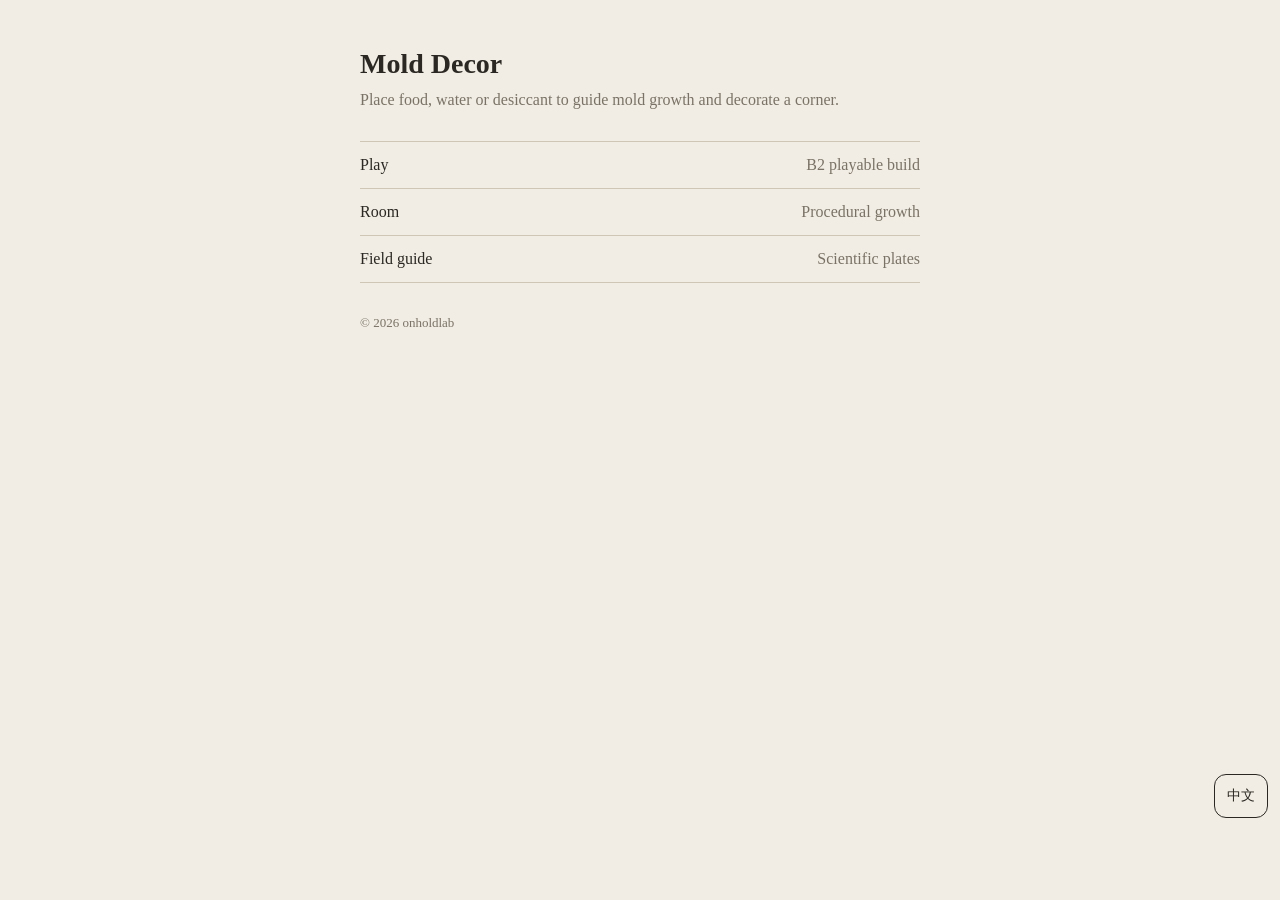
<file: index.html>
<!doctype html>
<html lang="zh-Hant">
<head>
<meta charset="utf-8">
<meta name="viewport" content="width=device-width,initial-scale=1,viewport-fit=cover">
<title>黴菌裝潢</title>
<meta name="description" content="用黴菌裝潢房子：房間裡的黴菌依生長規則即時長出來，圖鑑是一頁頁科學圖版。">
<style>
:root{--bg:#f1ede4;--fg:#2b2823;--muted:#7a7266;--line:#cfc6b6}
@media (prefers-color-scheme:dark){:root{--bg:#1c1b19;--fg:#ece6da;--muted:#a39b8e;--line:#3d3a34;color-scheme:dark}}
html,body{margin:0;background:var(--bg);color:var(--fg);font-family:"Noto Serif TC","Songti TC",serif}
main{max-width:560px;margin:0 auto;padding:48px max(16px,env(safe-area-inset-right,0px)) 48px max(16px,env(safe-area-inset-left,0px))}
h1{font-size:28px;margin:0 0 6px;font-weight:600}
p{color:var(--muted);margin:0 0 28px;line-height:1.7}
a{display:flex;justify-content:space-between;gap:12px;padding:14px 0;color:var(--fg);text-decoration:none;border-top:1px solid var(--line)}
a:last-of-type{border-bottom:1px solid var(--line)}
a span{color:var(--muted)}
footer{margin-top:32px;color:var(--muted);font-size:13px}
</style>
<script src="locale.js"></script></head>
<body>
<main>
<h1>黴菌裝潢</h1>
<p>放食物、水滴或乾燥劑，引導黴菌自己長過去，把牆角養成裝潢。</p>
<a href="game/index.html">開始玩<span>B2 可玩版</span></a>
<a href="directions/1-procedural/index.html">房間<span>程式生長</span></a>
<a href="directions/2-plate/index.html">圖鑑<span>科學圖版</span></a>
<footer>© 2026 onholdlab</footer>
</main>
</body>
</html>
</file>
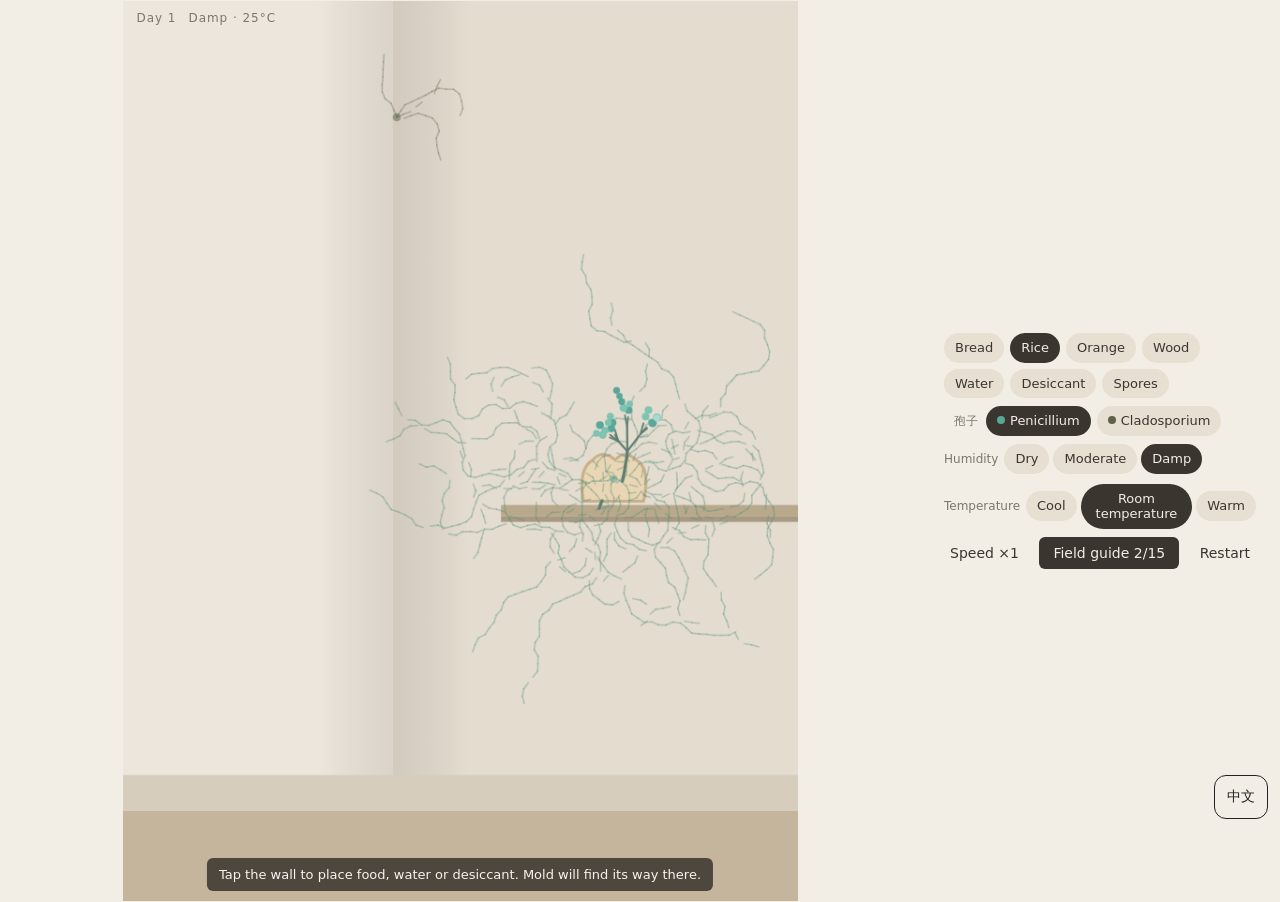
<file: game/index.html>
<!doctype html>
<html lang="zh-Hant">
<head>
<meta charset="utf-8">
<meta name="viewport" content="width=device-width, initial-scale=1, viewport-fit=cover, maximum-scale=1">
<title>黴菌裝潢</title>
<meta name="description" content="放食物、水滴或乾燥劑，引導黴菌自己長過去，把牆角養成裝潢。">
<link rel="stylesheet" href="style.css">
<style id="inapp-lock">
/* Threads / IG / FB 內建瀏覽器：鎖住整頁（寫法沿用 onholdlab/crossroad） */
html,body{height:100%;overflow:hidden!important;overscroll-behavior:none}
body{position:fixed;inset:0}
/* 文件比畫面高 2px 並捲到 1px：App 會認為網頁不在最頂端，往下拖就不會把整個瀏覽器面板拉走 */
html{height:calc(100% + 2px)!important}
</style>
<script id="inapp-lock-js">
(function(){
  var SKIP='button,input,textarea,select,a,label,[contenteditable]';
  function scrollable(el){
    for(;el&&el.nodeType===1&&el!==document.body;el=el.parentElement){
      var y=getComputedStyle(el).overflowY;
      if((y==='auto'||y==='scroll')&&el.scrollHeight>el.clientHeight)return true;
    }
    return false;
  }
  document.addEventListener('touchstart',function(e){
    var t=e.target;if(t.nodeType!==1)t=t.parentElement;
    if(t&&!t.closest(SKIP)&&!scrollable(t))e.preventDefault();
  },{passive:false});
  document.addEventListener('touchmove',function(e){
    var t=e.target;if(t.nodeType!==1)t=t.parentElement;
    if(!scrollable(t))e.preventDefault();
  },{passive:false});
  document.addEventListener('gesturestart',function(e){e.preventDefault();});
  /* inapp-keep1 */
  function keep(){if(window.scrollY<1)window.scrollTo(0,1);}
  keep();addEventListener('load',keep);addEventListener('resize',keep);addEventListener('scroll',keep,{passive:true});
  document.addEventListener('touchstart',keep,{passive:true,capture:true});
})();
</script>
<script src="../locale.js"></script></head>
<body>
<div id="app">
  <section class="stage" id="stage">
    <canvas id="base"></canvas>
    <canvas id="over"></canvas>
    <canvas id="fx"></canvas>
    <div class="hud">
      <span id="day">第 1 天</span>
      <span id="env"></span>
    </div>
    <p class="msg" id="msg" role="status"></p>
  </section>

  <section class="panel">
    <div class="row tools" role="radiogroup" aria-label="要放什麼" id="tools"></div>
    <div class="row tools spores" role="radiogroup" aria-label="哪一種孢子" id="spores" hidden></div>
    <div class="row env">
      <div class="seg" role="radiogroup" aria-label="濕度" id="hum"></div>
      <div class="seg" role="radiogroup" aria-label="溫度" id="temp"></div>
    </div>
    <div class="row bar">
      <button type="button" id="speed" class="ghost">速度 ×1</button>
      <button type="button" id="dexBtn">圖鑑 <span id="dexCount">0/15</span></button>
      <button type="button" id="reset" class="ghost">重來</button>
    </div>
  </section>
</div>

<div class="sheet-bg" id="sheetBg" hidden></div>
<section class="sheet" id="dex" role="dialog" aria-modal="true" aria-labelledby="dexTitle" hidden>
  <div class="sheet-head">
    <h2 id="dexTitle">圖鑑</h2>
    <button type="button" id="dexClose" class="ghost">關閉</button>
  </div>
  <div class="cards" id="cards"></div>
  <p class="fine">遊戲裡的生長條件是簡化過的。現實中室內黴菌會影響健康，請不要在家裡養。</p>
</section>

<script src="assets/growth.js"></script>
<script src="assets/game.js"></script>
</body>
</html>
</file>
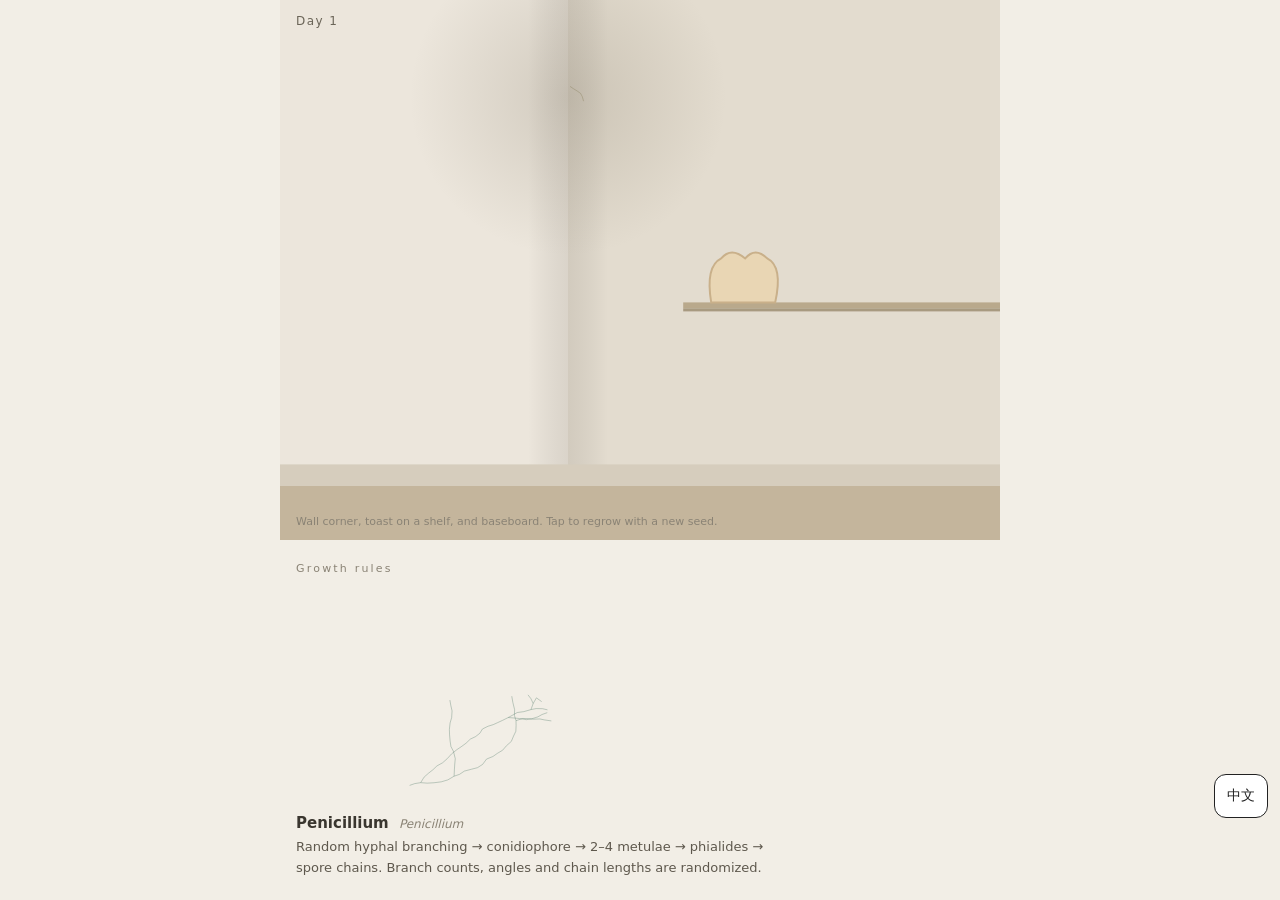
<file: directions/1-procedural/index.html>
<!doctype html>
<html lang="zh-Hant">
<head>
<meta charset="utf-8">
<meta name="viewport" content="width=device-width, initial-scale=1, viewport-fit=cover, maximum-scale=1">
<title>黴菌裝潢 · 程式生成</title>
<link rel="stylesheet" href="style.css">
<script src="../../locale.js"></script></head>
<body>
<div id="app">
  <section class="stage">
    <canvas id="scene"></canvas>
    <span id="day" class="day">第 1 天</span>
    <span class="note">牆角 · 層板上的吐司 · 踢腳板。點一下，換一組種子重長。</span>
  </section>

  <section class="specimens">
    <p class="k">生長規則</p>

    <canvas data-spec="penicillium"></canvas>
    <p class="cap"><b>青黴</b> <i>Penicillium</i><span>菌絲隨機分岔 → 分生孢子柄 → 2–4 根梗基 → 瓶梗 → 孢子鏈。每根柄的分支數、角度、鏈長都由亂數決定。</span></p>

    <canvas data-spec="aspergillus"></canvas>
    <p class="cap"><b>麴菌</b> <i>Aspergillus oryzae</i><span>柄 → 頂囊 → 放射狀孢子鏈，覆蓋 200–320 度，偏向一側。</span></p>

    <canvas data-spec="monascus"></canvas>
    <p class="cap"><b>紅麴</b> <i>Monascus</i><span>Eden 擴張模型：從一格開始，每次挑邊界長一格；加上方向偏好，菌落會長出瓣與皺邊。深點是閉囊殼。</span></p>
  </section>

  <p class="foot">onholdlab · 黴菌裝潢 · 第 2 輪方向 1 ／ 3</p>
</div>
<script src="assets/growth.js"></script>
<script src="assets/scene.js"></script>
<script src="scroll-lock.js"></script>
</body>
</html>
</file>
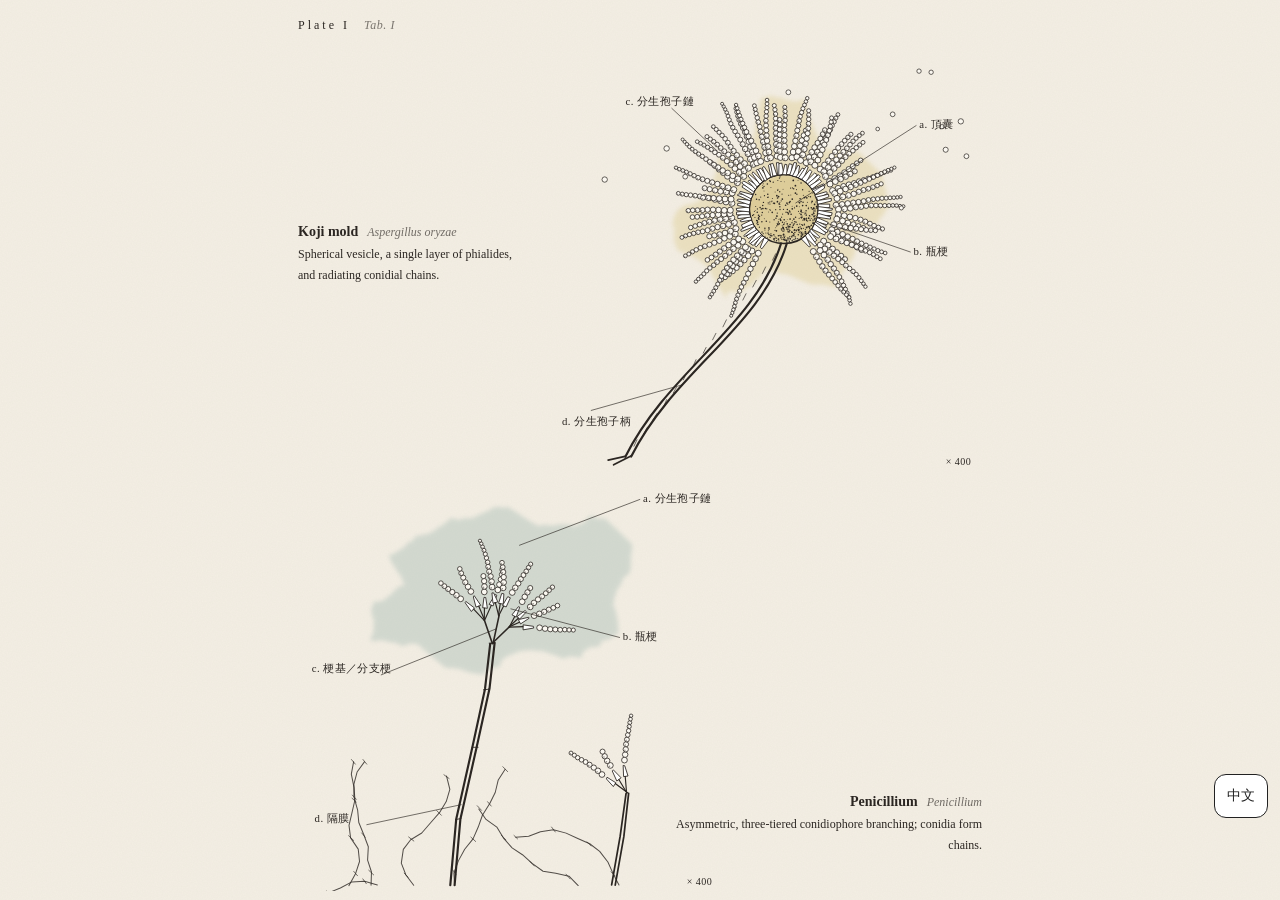
<file: directions/2-plate/index.html>
<!doctype html>
<html lang="zh-Hant">
<head>
<meta charset="utf-8">
<meta name="viewport" content="width=device-width, initial-scale=1, viewport-fit=cover, maximum-scale=1">
<title>黴菌裝潢 · 圖版</title>
<link rel="stylesheet" href="style.css">
<script src="../../locale.js"></script></head>
<body>
<div id="app">
  <p class="plate-no">圖版 I <span>Tab. I</span></p>

  <figure class="fig fig-a">
    <img src="assets/aspergillus.svg" alt="麴菌分生孢子頭">
    <figcaption><b>麴菌</b> <i>Aspergillus oryzae</i><br>頂囊球形，瓶梗單層，分生孢子鏈放射。</figcaption>
  </figure>

  <figure class="fig fig-p">
    <img src="assets/penicillium.svg" alt="青黴分生孢子柄">
    <figcaption><b>青黴</b> <i>Penicillium</i><br>分生孢子柄三層分支，不對稱；分生孢子成鏈。</figcaption>
  </figure>

  <figure class="fig fig-m">
    <img src="assets/monascus.svg" alt="紅麴菌落與閉囊殼">
    <figcaption><b>紅麴</b> <i>Monascus purpureus</i><br>菌落紅色，放射狀皺褶；閉囊殼內含子囊孢子。</figcaption>
  </figure>

  <figure class="fig fig-room">
    <img src="assets/room.svg" alt="牆角立面">
    <figcaption>圖 I–III 的採集位置。牆角立面，1 : 10。</figcaption>
  </figure>

  <p class="foot">onholdlab · 黴菌裝潢 · 第 2 輪方向 2 ／ 3</p>
</div>
<script src="scroll-lock.js"></script>
</body>
</html>
</file>
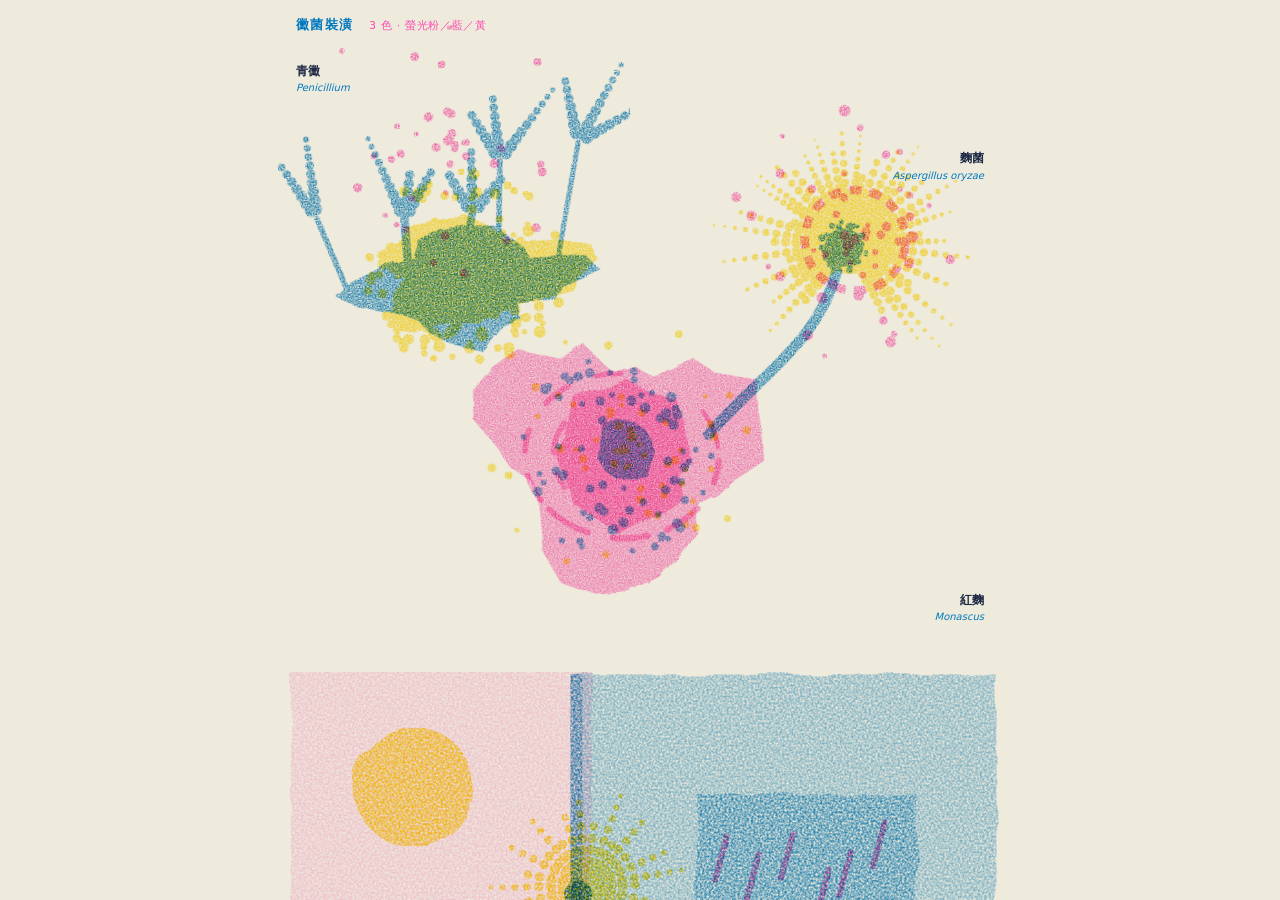
<file: archive/directions/3-riso/index.html>
<!doctype html>
<html lang="zh-Hant">
<head>
<meta charset="utf-8">
<meta name="viewport" content="width=device-width, initial-scale=1, viewport-fit=cover, maximum-scale=1">
<title>黴菌裝潢 · RISO</title>
<link rel="stylesheet" href="style.css">
</head>
<body>
<div id="app">
  <p class="stamp">黴菌裝潢 <span>3 色 · 螢光粉／藍／黃</span></p>

  <section class="poster">
    <img src="assets/penicillium.svg" alt="青黴" class="m m-p">
    <img src="assets/aspergillus.svg" alt="麴菌" class="m m-a">
    <img src="assets/monascus.svg" alt="紅麴" class="m m-m">
    <p class="tag t-p">青黴<br><i>Penicillium</i></p>
    <p class="tag t-a">麴菌<br><i>Aspergillus oryzae</i></p>
    <p class="tag t-m">紅麴<br><i>Monascus</i></p>
  </section>

  <section class="room">
    <img src="assets/room.svg" alt="牆角">
    <p class="tag t-r">牆角 · 第 5 天 · 88%</p>
  </section>

  <p class="foot">onholdlab · 第 2 輪方向 3 ／ 3</p>
</div>
<script src="scroll-lock.js"></script>
</body>
</html>
</file>
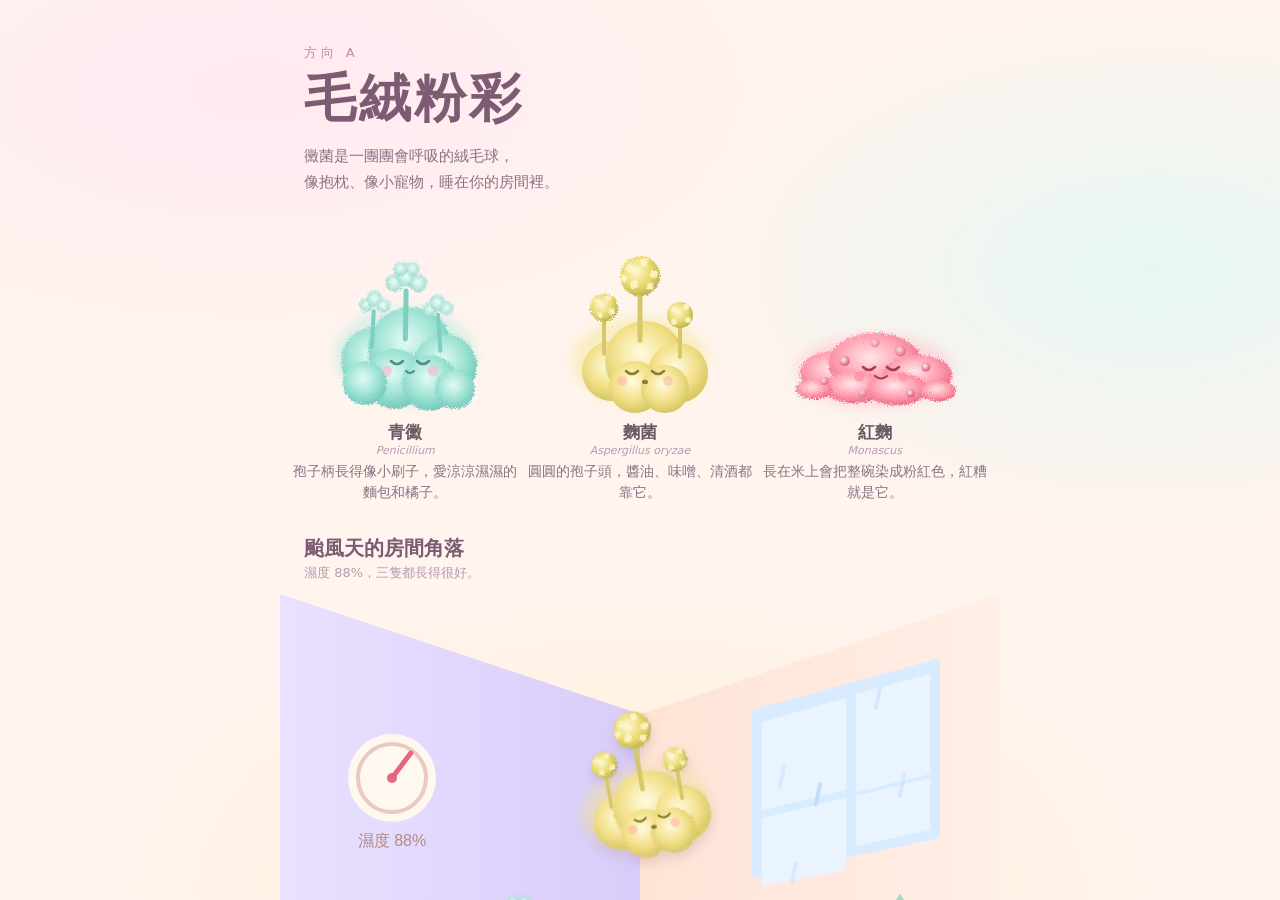
<file: archive/directions/round1/A-fluffy/index.html>
<!doctype html>
<html lang="zh-Hant">
<head>
<meta charset="utf-8">
<meta name="viewport" content="width=device-width, initial-scale=1, viewport-fit=cover, maximum-scale=1">
<title>黴菌裝潢 · 方向 A 毛絨粉彩</title>
<link rel="stylesheet" href="style.css">
</head>
<body>
<div id="app">
  <header class="hero">
    <p class="eyebrow">方向 A</p>
    <h1>毛絨粉彩</h1>
    <p class="lead">黴菌是一團團會呼吸的絨毛球，<br>像抱枕、像小寵物，睡在你的房間裡。</p>
  </header>

  <section class="molds">
    <figure>
      <img src="assets/penicillium.svg" alt="青黴" class="float">
      <figcaption>
        <b>青黴</b><i>Penicillium</i>
        <span>孢子柄長得像小刷子，愛涼涼濕濕的麵包和橘子。</span>
      </figcaption>
    </figure>
    <figure>
      <img src="assets/aspergillus.svg" alt="麴菌" class="float f2">
      <figcaption>
        <b>麴菌</b><i>Aspergillus oryzae</i>
        <span>圓圓的孢子頭，醬油、味噌、清酒都靠它。</span>
      </figcaption>
    </figure>
    <figure>
      <img src="assets/monascus.svg" alt="紅麴" class="float f3">
      <figcaption>
        <b>紅麴</b><i>Monascus</i>
        <span>長在米上會把整碗染成粉紅色，紅糟就是它。</span>
      </figcaption>
    </figure>
  </section>

  <section class="room">
    <h2>颱風天的房間角落</h2>
    <p class="hint">濕度 88%，三隻都長得很好。</p>
    <div class="scene">
      <img src="assets/room.svg" alt="" class="bg">
      <img src="assets/penicillium.svg" alt="青黴長在吐司上" class="mold on-bread">
      <img src="assets/aspergillus.svg" alt="麴菌爬在牆角" class="mold on-wall">
      <img src="assets/monascus.svg" alt="紅麴鋪在地板當地毯" class="mold on-floor">
    </div>
  </section>

  <footer>
    <p>ONHOLDLAB · 黴菌裝潢（暫名）· 美術方向草稿 1／3</p>
  </footer>
</div>
<script src="scroll-lock.js"></script>
</body>
</html>
</file>
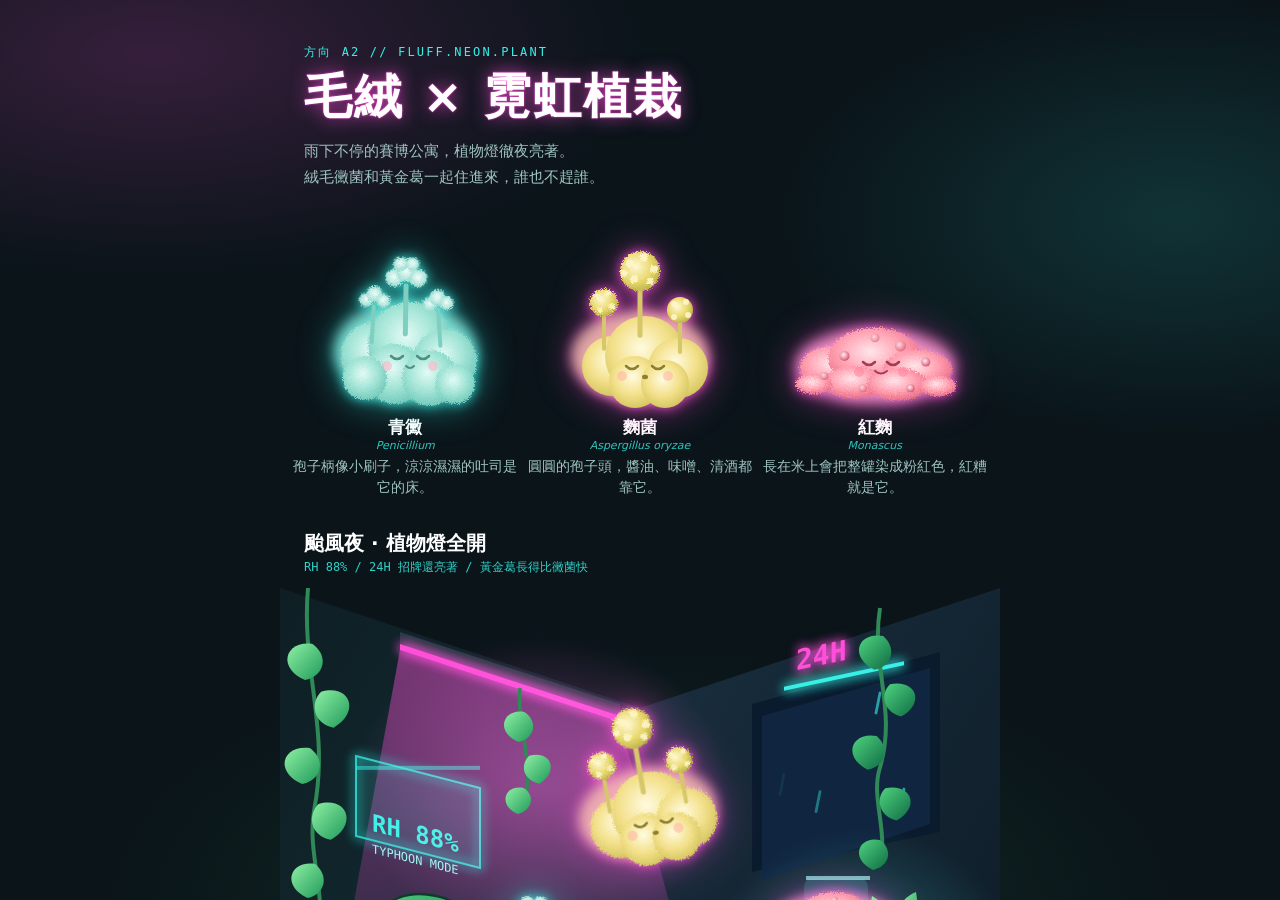
<file: archive/directions/round1/A2-cyberplant/index.html>
<!doctype html>
<html lang="zh-Hant">
<head>
<meta charset="utf-8">
<meta name="viewport" content="width=device-width, initial-scale=1, viewport-fit=cover, maximum-scale=1">
<meta name="theme-color" content="#0a1419">
<title>黴菌裝潢 · 方向 A2 毛絨 × 霓虹植栽</title>
<link rel="stylesheet" href="style.css">
</head>
<body>
<div id="app">
  <header class="hero">
    <p class="eyebrow">方向 A2 // FLUFF.NEON.PLANT</p>
    <h1>毛絨 × 霓虹植栽</h1>
    <p class="lead">雨下不停的賽博公寓，植物燈徹夜亮著。<br>絨毛黴菌和黃金葛一起住進來，誰也不趕誰。</p>
  </header>

  <section class="molds">
    <figure>
      <img src="assets/penicillium.svg" alt="青黴" class="float rim-cyan">
      <figcaption>
        <b>青黴</b><i>Penicillium</i>
        <span>孢子柄像小刷子，涼涼濕濕的吐司是它的床。</span>
      </figcaption>
    </figure>
    <figure>
      <img src="assets/aspergillus.svg" alt="麴菌" class="float f2 rim-pink">
      <figcaption>
        <b>麴菌</b><i>Aspergillus oryzae</i>
        <span>圓圓的孢子頭，醬油、味噌、清酒都靠它。</span>
      </figcaption>
    </figure>
    <figure>
      <img src="assets/monascus.svg" alt="紅麴" class="float f3 rim-pink">
      <figcaption>
        <b>紅麴</b><i>Monascus</i>
        <span>長在米上會把整罐染成粉紅色，紅糟就是它。</span>
      </figcaption>
    </figure>
  </section>

  <section class="room">
    <h2>颱風夜 · 植物燈全開</h2>
    <p class="hint">RH 88% / 24H 招牌還亮著 / 黃金葛長得比黴菌快</p>
    <div class="scene">
      <img src="assets/room.svg" alt="" class="bg">
      <span class="light l-pink"></span>
      <span class="light l-cyan"></span>
      <img src="assets/penicillium.svg" alt="青黴長在吐司上" class="mold on-bread rim-cyan">
      <img src="assets/aspergillus.svg" alt="麴菌爬在牆角 LED 旁" class="mold on-wall rim-pink">
      <img src="assets/monascus.svg" alt="紅麴住在米罐裡" class="mold in-jar rim-pink">
      <img src="assets/plants.svg" alt="" class="plants">
    </div>
  </section>

  <footer>
    <p>ONHOLDLAB · 黴菌裝潢（暫名）· 美術方向 A 變體</p>
  </footer>
</div>
<script src="scroll-lock.js"></script>
</body>
</html>
</file>
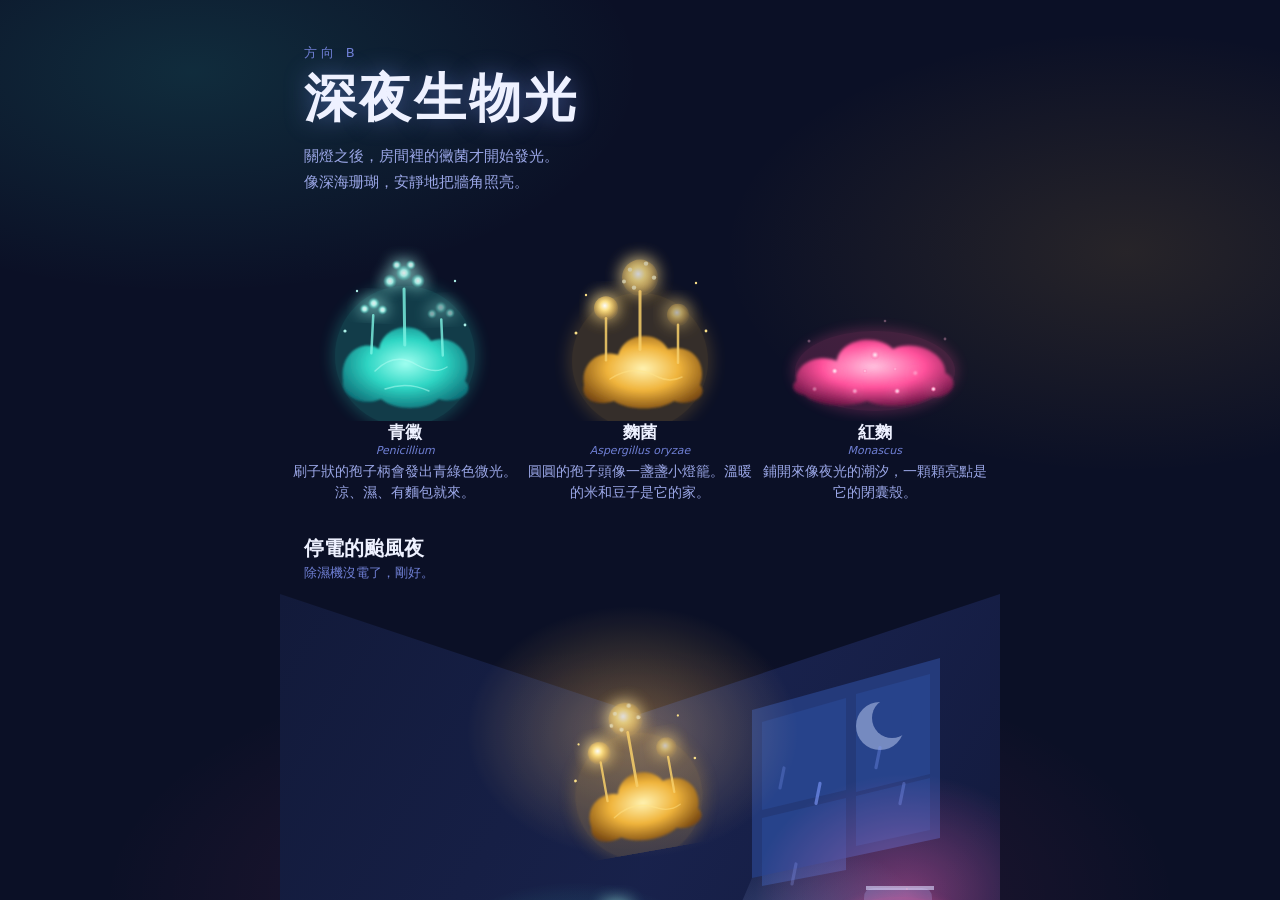
<file: archive/directions/round1/B-glow/index.html>
<!doctype html>
<html lang="zh-Hant">
<head>
<meta charset="utf-8">
<meta name="viewport" content="width=device-width, initial-scale=1, viewport-fit=cover, maximum-scale=1">
<meta name="theme-color" content="#0b1026">
<title>黴菌裝潢 · 方向 B 深夜生物光</title>
<link rel="stylesheet" href="style.css">
</head>
<body>
<div id="app">
  <header class="hero">
    <p class="eyebrow">方向 B</p>
    <h1>深夜生物光</h1>
    <p class="lead">關燈之後，房間裡的黴菌才開始發光。<br>像深海珊瑚，安靜地把牆角照亮。</p>
  </header>

  <section class="molds">
    <figure>
      <img src="assets/penicillium.svg" alt="青黴" class="float">
      <figcaption>
        <b>青黴</b><i>Penicillium</i>
        <span>刷子狀的孢子柄會發出青綠色微光。涼、濕、有麵包就來。</span>
      </figcaption>
    </figure>
    <figure>
      <img src="assets/aspergillus.svg" alt="麴菌" class="float f2">
      <figcaption>
        <b>麴菌</b><i>Aspergillus oryzae</i>
        <span>圓圓的孢子頭像一盞盞小燈籠。溫暖的米和豆子是它的家。</span>
      </figcaption>
    </figure>
    <figure>
      <img src="assets/monascus.svg" alt="紅麴" class="float f3">
      <figcaption>
        <b>紅麴</b><i>Monascus</i>
        <span>鋪開來像夜光的潮汐，一顆顆亮點是它的閉囊殼。</span>
      </figcaption>
    </figure>
  </section>

  <section class="room">
    <h2>停電的颱風夜</h2>
    <p class="hint">除濕機沒電了，剛好。</p>
    <div class="scene">
      <img src="assets/room.svg" alt="" class="bg">
      <span class="light l-teal"></span>
      <span class="light l-amber"></span>
      <span class="light l-pink"></span>
      <img src="assets/penicillium.svg" alt="青黴長在吐司上" class="mold on-bread">
      <img src="assets/aspergillus.svg" alt="麴菌掛在牆角" class="mold on-wall">
      <img src="assets/monascus.svg" alt="紅麴住在米罐裡" class="mold in-jar">
    </div>
  </section>

  <footer>
    <p>ONHOLDLAB · 黴菌裝潢（暫名）· 美術方向草稿 2／3</p>
  </footer>
</div>
<script src="scroll-lock.js"></script>
</body>
</html>
</file>
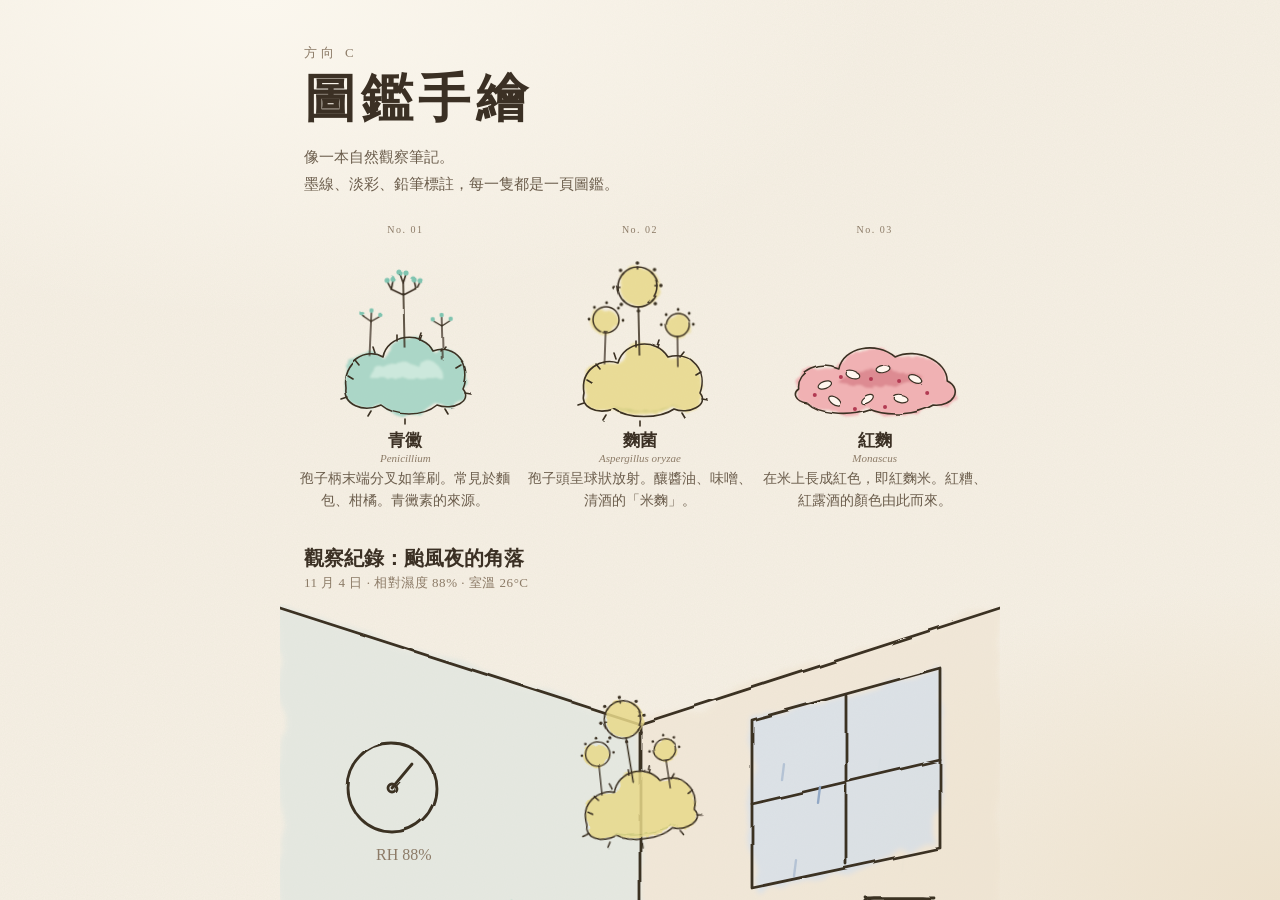
<file: archive/directions/round1/C-fieldguide/index.html>
<!doctype html>
<html lang="zh-Hant">
<head>
<meta charset="utf-8">
<meta name="viewport" content="width=device-width, initial-scale=1, viewport-fit=cover, maximum-scale=1">
<title>黴菌裝潢 · 方向 C 圖鑑手繪</title>
<link rel="stylesheet" href="style.css">
</head>
<body>
<div id="app">
  <header class="hero">
    <p class="eyebrow">方向 C</p>
    <h1>圖鑑手繪</h1>
    <p class="lead">像一本自然觀察筆記。<br>墨線、淡彩、鉛筆標註，每一隻都是一頁圖鑑。</p>
  </header>

  <section class="molds">
    <figure>
      <span class="no">No. 01</span>
      <img src="assets/penicillium.svg" alt="青黴" class="sway">
      <figcaption>
        <b>青黴</b><i>Penicillium</i>
        <span>孢子柄末端分叉如筆刷。常見於麵包、柑橘。青黴素的來源。</span>
      </figcaption>
    </figure>
    <figure>
      <span class="no">No. 02</span>
      <img src="assets/aspergillus.svg" alt="麴菌" class="sway w2">
      <figcaption>
        <b>麴菌</b><i>Aspergillus oryzae</i>
        <span>孢子頭呈球狀放射。釀醬油、味噌、清酒的「米麴」。</span>
      </figcaption>
    </figure>
    <figure>
      <span class="no">No. 03</span>
      <img src="assets/monascus.svg" alt="紅麴" class="sway w3">
      <figcaption>
        <b>紅麴</b><i>Monascus</i>
        <span>在米上長成紅色，即紅麴米。紅糟、紅露酒的顏色由此而來。</span>
      </figcaption>
    </figure>
  </section>

  <section class="room">
    <h2>觀察紀錄：颱風夜的角落</h2>
    <p class="hint">11 月 4 日 · 相對濕度 88% · 室溫 26°C</p>
    <div class="scene">
      <img src="assets/room.svg" alt="" class="bg">
      <img src="assets/penicillium.svg" alt="青黴長在吐司上" class="mold on-bread sway">
      <img src="assets/aspergillus.svg" alt="麴菌爬在牆角" class="mold on-wall sway w2">
      <img src="assets/monascus.svg" alt="紅麴住在米罐裡" class="mold in-jar sway w3">
    </div>
  </section>

  <footer>
    <p>ONHOLDLAB · 黴菌裝潢（暫名）· 美術方向草稿 3／3</p>
  </footer>
</div>
<script src="scroll-lock.js"></script>
</body>
</html>
</file>
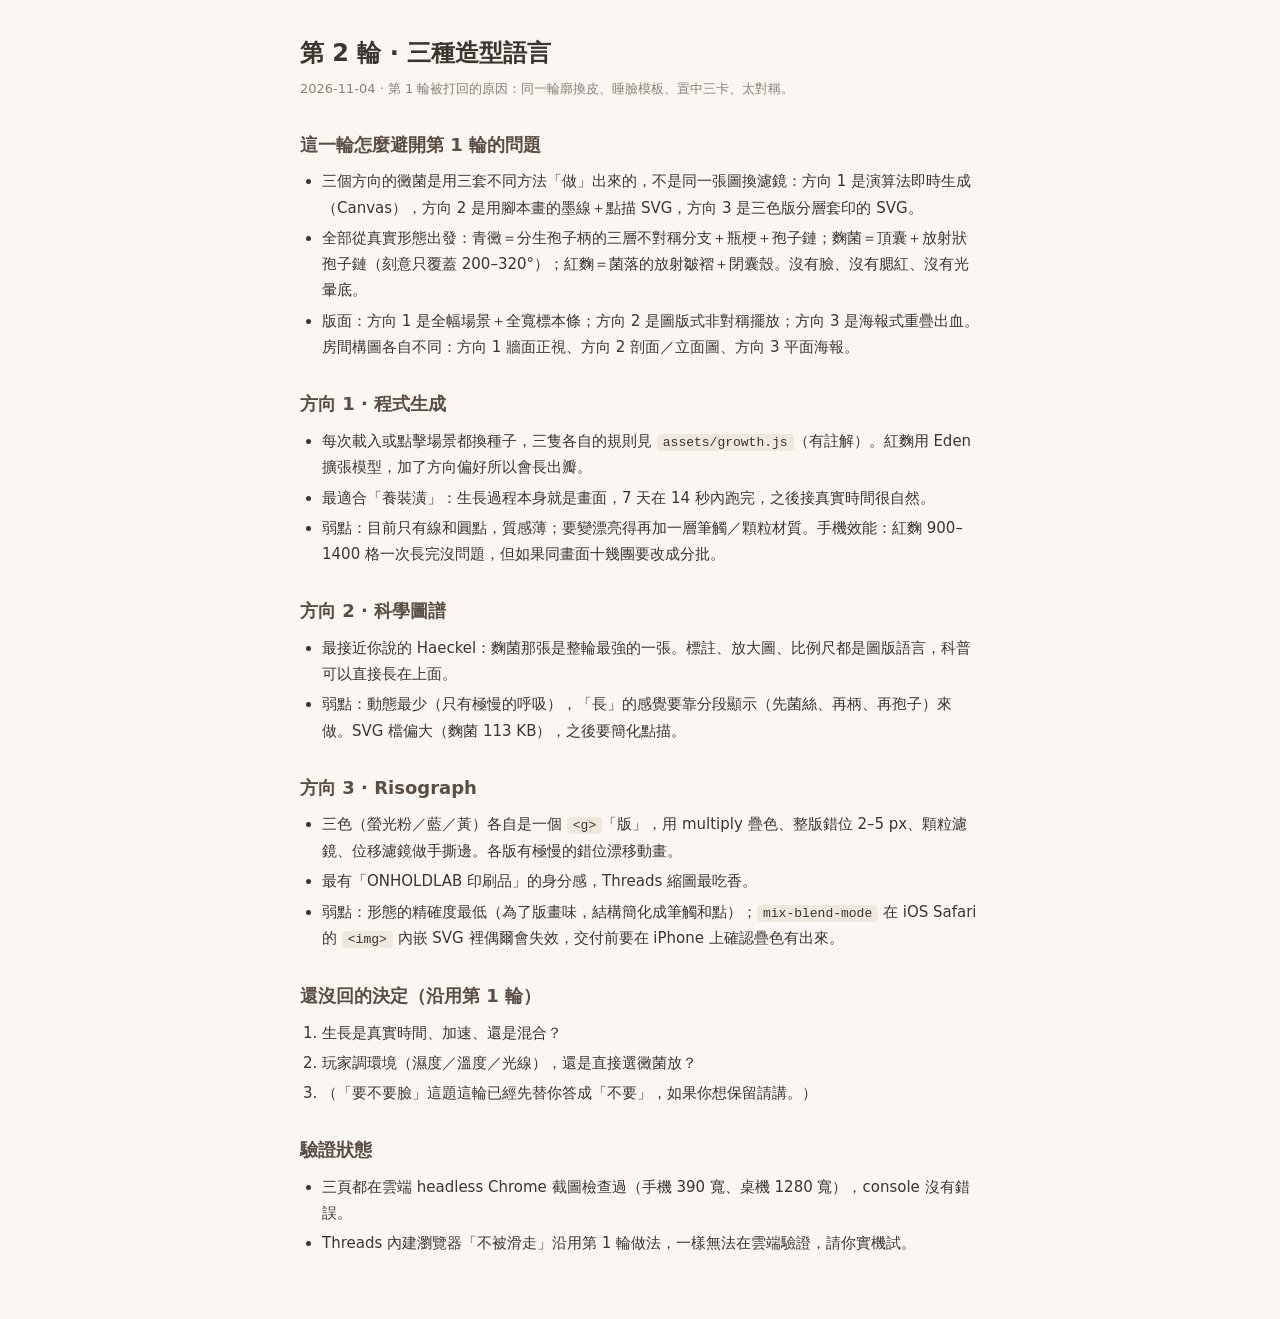
<file: directions/notes.html>
<!doctype html>
<html lang="zh-Hant">
<head>
<meta charset="utf-8">
<meta name="viewport" content="width=device-width, initial-scale=1">
<title>黴菌裝潢 · 第 2 輪筆記</title>
<style>
  * { box-sizing: border-box; margin: 0; padding: 0; }
  body { background: #faf7f2; color: #3b3530; font-family: "Noto Sans TC", "PingFang TC", "Microsoft JhengHei", system-ui, sans-serif; line-height: 1.75; padding: 32px 20px 60px; }
  main { max-width: 680px; margin: 0 auto; }
  h1 { font-size: 24px; margin-bottom: 4px; }
  .sub { color: #8a8178; font-size: 13px; margin-bottom: 24px; }
  h2 { font-size: 18px; margin: 28px 0 8px; color: #5a4e44; }
  p, li { font-size: 15px; }
  ul, ol { padding-left: 22px; }
  li { margin: 4px 0; }
  code { background: #eee8df; padding: 1px 6px; border-radius: 4px; font-size: 13px; }
</style>
</head>
<body>
<main>
  <h1>第 2 輪 · 三種造型語言</h1>
  <p class="sub">2026-11-04 · 第 1 輪被打回的原因：同一輪廓換皮、睡臉模板、置中三卡、太對稱。</p>

  <h2>這一輪怎麼避開第 1 輪的問題</h2>
  <ul>
    <li>三個方向的黴菌是用三套不同方法「做」出來的，不是同一張圖換濾鏡：方向 1 是演算法即時生成（Canvas），方向 2 是用腳本畫的墨線＋點描 SVG，方向 3 是三色版分層套印的 SVG。</li>
    <li>全部從真實形態出發：青黴＝分生孢子柄的三層不對稱分支＋瓶梗＋孢子鏈；麴菌＝頂囊＋放射狀孢子鏈（刻意只覆蓋 200–320°）；紅麴＝菌落的放射皺褶＋閉囊殼。沒有臉、沒有腮紅、沒有光暈底。</li>
    <li>版面：方向 1 是全幅場景＋全寬標本條；方向 2 是圖版式非對稱擺放；方向 3 是海報式重疊出血。房間構圖各自不同：方向 1 牆面正視、方向 2 剖面／立面圖、方向 3 平面海報。</li>
  </ul>

  <h2>方向 1 · 程式生成</h2>
  <ul>
    <li>每次載入或點擊場景都換種子，三隻各自的規則見 <code>assets/growth.js</code>（有註解）。紅麴用 Eden 擴張模型，加了方向偏好所以會長出瓣。</li>
    <li>最適合「養裝潢」：生長過程本身就是畫面，7 天在 14 秒內跑完，之後接真實時間很自然。</li>
    <li>弱點：目前只有線和圓點，質感薄；要變漂亮得再加一層筆觸／顆粒材質。手機效能：紅麴 900–1400 格一次長完沒問題，但如果同畫面十幾團要改成分批。</li>
  </ul>

  <h2>方向 2 · 科學圖譜</h2>
  <ul>
    <li>最接近你說的 Haeckel：麴菌那張是整輪最強的一張。標註、放大圖、比例尺都是圖版語言，科普可以直接長在上面。</li>
    <li>弱點：動態最少（只有極慢的呼吸），「長」的感覺要靠分段顯示（先菌絲、再柄、再孢子）來做。SVG 檔偏大（麴菌 113 KB），之後要簡化點描。</li>
  </ul>

  <h2>方向 3 · Risograph</h2>
  <ul>
    <li>三色（螢光粉／藍／黃）各自是一個 <code>&lt;g&gt;</code>「版」，用 multiply 疊色、整版錯位 2–5 px、顆粒濾鏡、位移濾鏡做手撕邊。各版有極慢的錯位漂移動畫。</li>
    <li>最有「ONHOLDLAB 印刷品」的身分感，Threads 縮圖最吃香。</li>
    <li>弱點：形態的精確度最低（為了版畫味，結構簡化成筆觸和點）；<code>mix-blend-mode</code> 在 iOS Safari 的 <code>&lt;img&gt;</code> 內嵌 SVG 裡偶爾會失效，交付前要在 iPhone 上確認疊色有出來。</li>
  </ul>

  <h2>還沒回的決定（沿用第 1 輪）</h2>
  <ol>
    <li>生長是真實時間、加速、還是混合？</li>
    <li>玩家調環境（濕度／溫度／光線），還是直接選黴菌放？</li>
    <li>（「要不要臉」這題這輪已經先替你答成「不要」，如果你想保留請講。）</li>
  </ol>

  <h2>驗證狀態</h2>
  <ul>
    <li>三頁都在雲端 headless Chrome 截圖檢查過（手機 390 寬、桌機 1280 寬），console 沒有錯誤。</li>
    <li>Threads 內建瀏覽器「不被滑走」沿用第 1 輪做法，一樣無法在雲端驗證，請你實機試。</li>
  </ul>
</main>
</body>
</html>
</file>
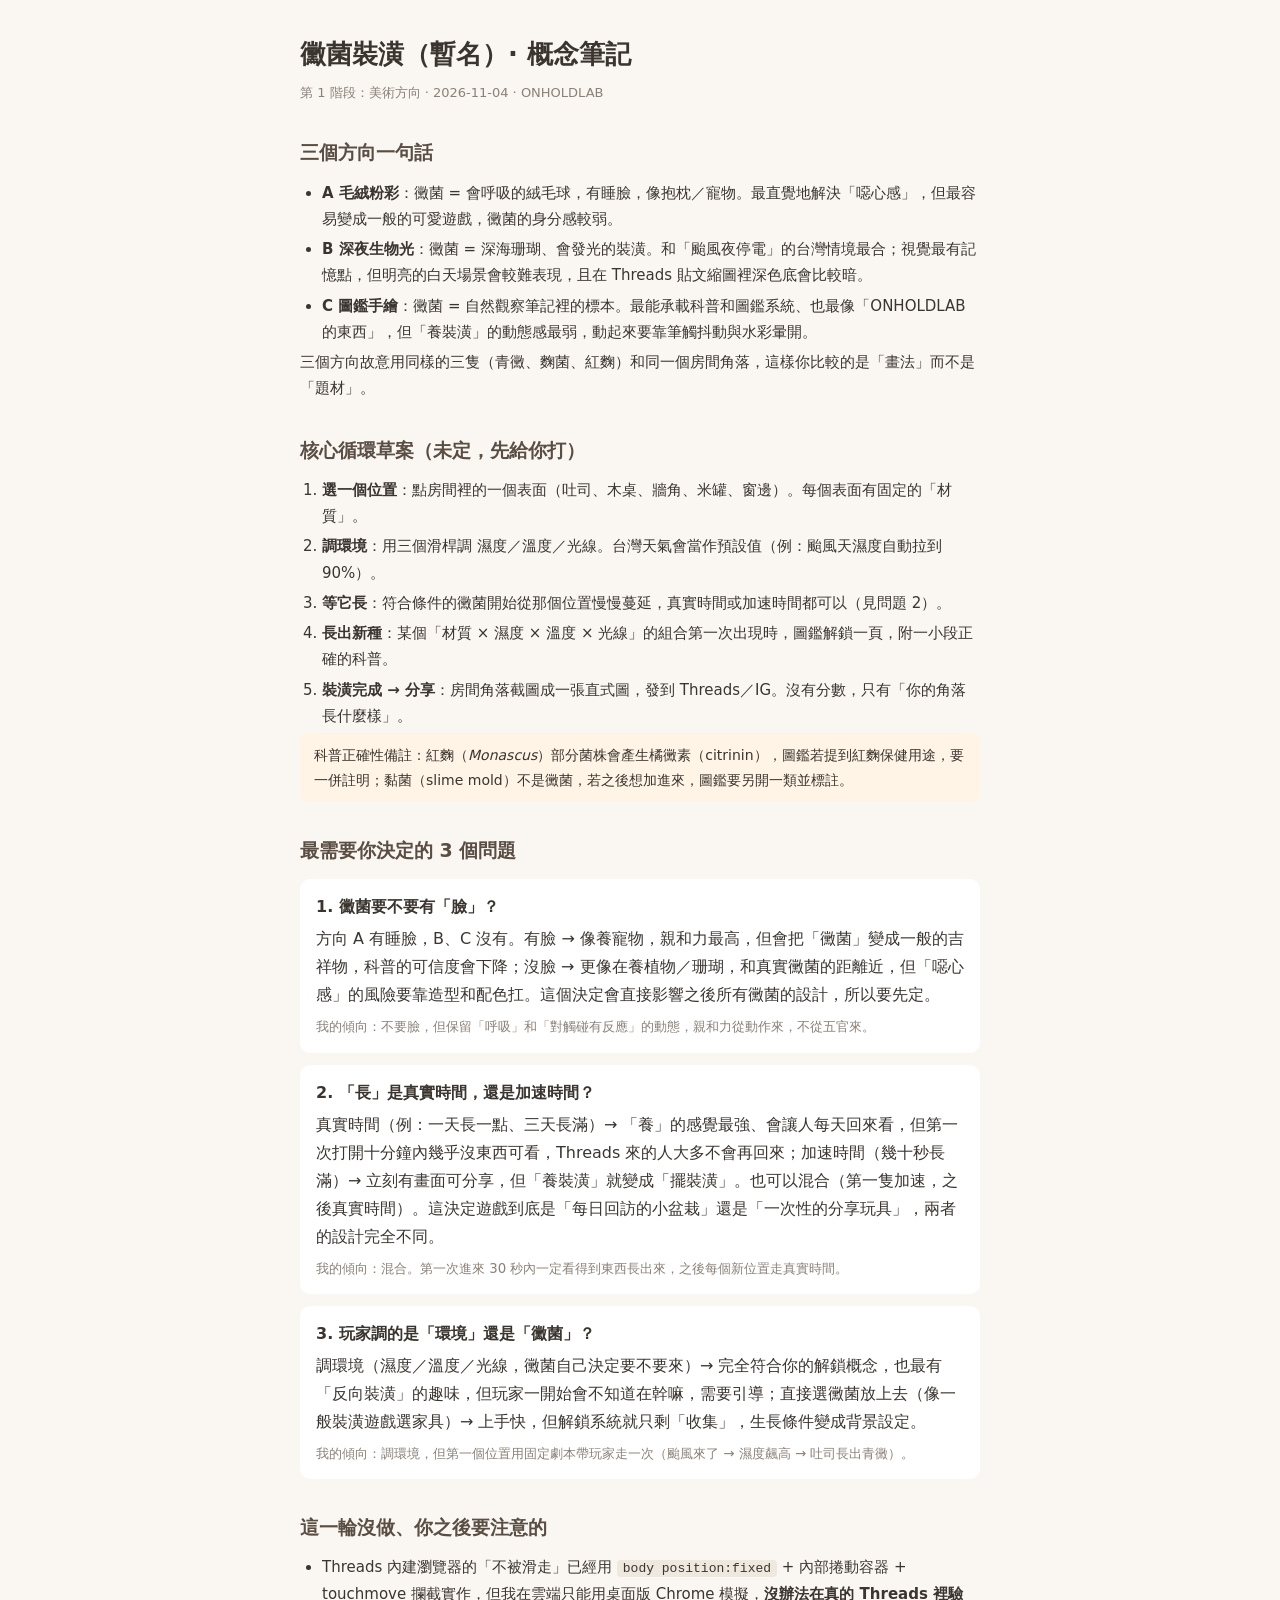
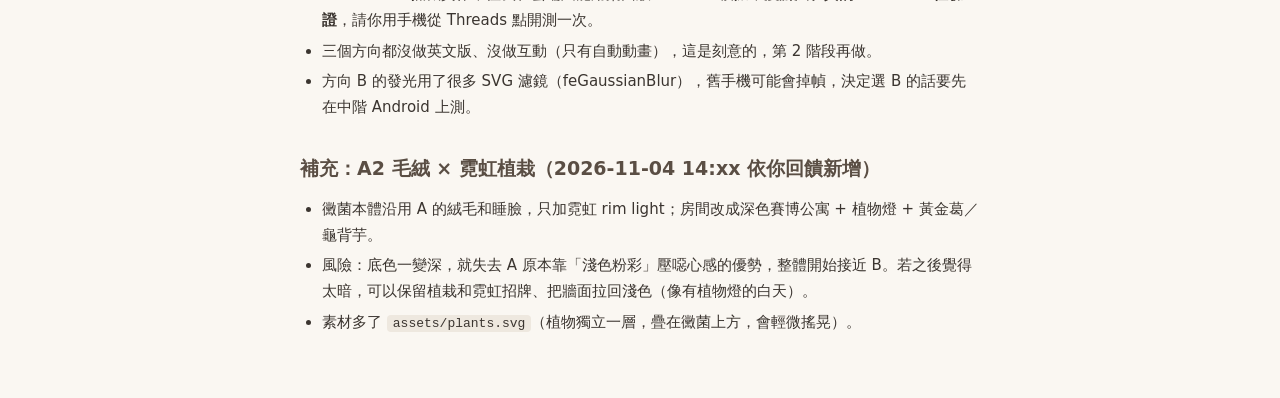
<file: archive/directions/round1/notes.html>
<!doctype html>
<html lang="zh-Hant">
<head>
<meta charset="utf-8">
<meta name="viewport" content="width=device-width, initial-scale=1">
<title>黴菌裝潢 · 概念筆記（第 1 階段）</title>
<style>
  * { box-sizing: border-box; margin: 0; padding: 0; }
  body { background: #faf7f2; color: #3b3530; font-family: "Noto Sans TC", "PingFang TC", "Microsoft JhengHei", system-ui, sans-serif; line-height: 1.75; padding: 32px 20px 60px; }
  main { max-width: 680px; margin: 0 auto; }
  h1 { font-size: 26px; margin-bottom: 4px; }
  .sub { color: #8a8178; font-size: 13px; margin-bottom: 28px; }
  h2 { font-size: 19px; margin: 32px 0 10px; color: #5a4e44; }
  h3 { font-size: 15px; margin: 18px 0 4px; }
  p, li { font-size: 15px; }
  ul, ol { padding-left: 22px; }
  li { margin: 4px 0; }
  .q { background: #fff; padding: 14px 16px; margin: 12px 0; border-radius: 10px; }
  .q b { display: block; margin-bottom: 4px; }
  .q small { color: #8a8178; display: block; margin-top: 6px; }
  code { background: #eee8df; padding: 1px 6px; border-radius: 4px; font-size: 13px; }
  .warn { background: #fff4e5; padding: 10px 14px; border-radius: 8px; font-size: 14px; }
</style>
</head>
<body>
<main>
  <h1>黴菌裝潢（暫名）· 概念筆記</h1>
  <p class="sub">第 1 階段：美術方向 · 2026-11-04 · ONHOLDLAB</p>

  <h2>三個方向一句話</h2>
  <ul>
    <li><b>A 毛絨粉彩</b>：黴菌 = 會呼吸的絨毛球，有睡臉，像抱枕／寵物。最直覺地解決「噁心感」，但最容易變成一般的可愛遊戲，黴菌的身分感較弱。</li>
    <li><b>B 深夜生物光</b>：黴菌 = 深海珊瑚、會發光的裝潢。和「颱風夜停電」的台灣情境最合；視覺最有記憶點，但明亮的白天場景會較難表現，且在 Threads 貼文縮圖裡深色底會比較暗。</li>
    <li><b>C 圖鑑手繪</b>：黴菌 = 自然觀察筆記裡的標本。最能承載科普和圖鑑系統、也最像「ONHOLDLAB 的東西」，但「養裝潢」的動態感最弱，動起來要靠筆觸抖動與水彩暈開。</li>
  </ul>
  <p>三個方向故意用同樣的三隻（青黴、麴菌、紅麴）和同一個房間角落，這樣你比較的是「畫法」而不是「題材」。</p>

  <h2>核心循環草案（未定，先給你打）</h2>
  <ol>
    <li><b>選一個位置</b>：點房間裡的一個表面（吐司、木桌、牆角、米罐、窗邊）。每個表面有固定的「材質」。</li>
    <li><b>調環境</b>：用三個滑桿調 濕度／溫度／光線。台灣天氣會當作預設值（例：颱風天濕度自動拉到 90%）。</li>
    <li><b>等它長</b>：符合條件的黴菌開始從那個位置慢慢蔓延，真實時間或加速時間都可以（見問題 2）。</li>
    <li><b>長出新種</b>：某個「材質 × 濕度 × 溫度 × 光線」的組合第一次出現時，圖鑑解鎖一頁，附一小段正確的科普。</li>
    <li><b>裝潢完成 → 分享</b>：房間角落截圖成一張直式圖，發到 Threads／IG。沒有分數，只有「你的角落長什麼樣」。</li>
  </ol>
  <p class="warn">科普正確性備註：紅麴（<i>Monascus</i>）部分菌株會產生橘黴素（citrinin），圖鑑若提到紅麴保健用途，要一併註明；黏菌（slime mold）不是黴菌，若之後想加進來，圖鑑要另開一類並標註。</p>

  <h2>最需要你決定的 3 個問題</h2>

  <div class="q">
    <b>1. 黴菌要不要有「臉」？</b>
    方向 A 有睡臉，B、C 沒有。有臉 → 像養寵物，親和力最高，但會把「黴菌」變成一般的吉祥物，科普的可信度會下降；沒臉 → 更像在養植物／珊瑚，和真實黴菌的距離近，但「噁心感」的風險要靠造型和配色扛。這個決定會直接影響之後所有黴菌的設計，所以要先定。
    <small>我的傾向：不要臉，但保留「呼吸」和「對觸碰有反應」的動態，親和力從動作來，不從五官來。</small>
  </div>

  <div class="q">
    <b>2. 「長」是真實時間，還是加速時間？</b>
    真實時間（例：一天長一點、三天長滿）→ 「養」的感覺最強、會讓人每天回來看，但第一次打開十分鐘內幾乎沒東西可看，Threads 來的人大多不會再回來；加速時間（幾十秒長滿）→ 立刻有畫面可分享，但「養裝潢」就變成「擺裝潢」。也可以混合（第一隻加速，之後真實時間）。這決定遊戲到底是「每日回訪的小盆栽」還是「一次性的分享玩具」，兩者的設計完全不同。
    <small>我的傾向：混合。第一次進來 30 秒內一定看得到東西長出來，之後每個新位置走真實時間。</small>
  </div>

  <div class="q">
    <b>3. 玩家調的是「環境」還是「黴菌」？</b>
    調環境（濕度／溫度／光線，黴菌自己決定要不要來）→ 完全符合你的解鎖概念，也最有「反向裝潢」的趣味，但玩家一開始會不知道在幹嘛，需要引導；直接選黴菌放上去（像一般裝潢遊戲選家具）→ 上手快，但解鎖系統就只剩「收集」，生長條件變成背景設定。
    <small>我的傾向：調環境，但第一個位置用固定劇本帶玩家走一次（颱風來了 → 濕度飆高 → 吐司長出青黴）。</small>
  </div>

  <h2>這一輪沒做、你之後要注意的</h2>
  <ul>
    <li>Threads 內建瀏覽器的「不被滑走」已經用 <code>body position:fixed</code> + 內部捲動容器 + touchmove 攔截實作，但我在雲端只能用桌面版 Chrome 模擬，<b>沒辦法在真的 Threads 裡驗證</b>，請你用手機從 Threads 點開測一次。</li>
    <li>三個方向都沒做英文版、沒做互動（只有自動動畫），這是刻意的，第 2 階段再做。</li>
    <li>方向 B 的發光用了很多 SVG 濾鏡（feGaussianBlur），舊手機可能會掉幀，決定選 B 的話要先在中階 Android 上測。</li>
  </ul>

  <h2>補充：A2 毛絨 × 霓虹植栽（2026-11-04 14:xx 依你回饋新增）</h2>
  <ul>
    <li>黴菌本體沿用 A 的絨毛和睡臉，只加霓虹 rim light；房間改成深色賽博公寓 + 植物燈 + 黃金葛／龜背芋。</li>
    <li>風險：底色一變深，就失去 A 原本靠「淺色粉彩」壓噁心感的優勢，整體開始接近 B。若之後覺得太暗，可以保留植栽和霓虹招牌、把牆面拉回淺色（像有植物燈的白天）。</li>
    <li>素材多了 <code>assets/plants.svg</code>（植物獨立一層，疊在黴菌上方，會輕微搖晃）。</li>
  </ul>
</main>
</body>
</html>
</file>
<file: game/style.css>
/* 沿用第 2 輪方向 1 的紙色與字；不用邊框，靠底色區分 */
:root{
  --bg:#f2eee6; --ink:#3a362f; --ink-2:#7d766a; --chip:#e6dfd2; --chip-on:#3a362f; --chip-on-fg:#f2eee6;
  --sheet:#f7f4ee; --guess:#e9e2f0; --guess-ink:#5b4a73; --warn:#a8364c;
}
* { box-sizing: border-box; margin: 0; padding: 0; }
html, body { background: var(--bg); color: var(--ink);
  font-family: "Noto Sans TC", "PingFang TC", "Microsoft JhengHei", system-ui, sans-serif; -webkit-text-size-adjust: 100%; }
button { font: inherit; color: inherit; cursor: pointer; border: 0; }
button:focus-visible { outline: 2px solid var(--warn); outline-offset: 2px; }

#app { height: 100%; display: flex; flex-direction: column;
  padding-top: env(safe-area-inset-top, 0px); padding-bottom: env(safe-area-inset-bottom, 0px); }

.stage { position: relative; flex: 1 1 auto; min-height: 0; display: flex; align-items: center; justify-content: center; }
.stage canvas { position: absolute; touch-action: none; }
#base { background: #e3dccf; }
.hud { position: absolute; left: max(14px, env(safe-area-inset-left, 0px)); top: 10px; display: flex; gap: 12px; font-size: 12px; letter-spacing: .08em; color: var(--ink-2); font-variant-numeric: tabular-nums; pointer-events: none; }
.msg { position: absolute; left: 50%; bottom: 10px; transform: translateX(-50%); max-width: calc(100% - 32px); width: max-content;
  background: rgba(58,54,47,.86); color: #f7f4ee; font-size: 13px; line-height: 1.5; padding: 7px 12px; border-radius: 6px; pointer-events: none;
  opacity: 0; transition: opacity .3s; }
.msg.on { opacity: 1; }

.panel { flex: 0 0 auto; display: flex; flex-direction: column; gap: 8px;
  padding: 10px max(12px, env(safe-area-inset-right, 0px)) 12px max(12px, env(safe-area-inset-left, 0px)); }
.row { display: flex; flex-wrap: wrap; gap: 6px; align-items: center; }
.tools button, .seg button { background: var(--chip); padding: 7px 11px; border-radius: 99px; font-size: 13px; line-height: 1.2; }
.tools button[aria-checked="true"], .seg button[aria-checked="true"] { background: var(--chip-on); color: var(--chip-on-fg); }
.tools button .sw { display: inline-block; width: 8px; height: 8px; border-radius: 50%; margin-right: 5px; vertical-align: 1px; }
.env { gap: 10px; }
.seg { display: flex; gap: 4px; align-items: center; }
.seg::before { content: attr(aria-label); font-size: 12px; color: var(--ink-2); margin-right: 2px; }
.bar { justify-content: space-between; }
.bar button { background: var(--chip-on); color: var(--chip-on-fg); padding: 8px 14px; border-radius: 6px; font-size: 14px; }
.bar button.ghost { background: transparent; color: var(--ink); padding-inline: 6px; }
#reset.armed { color: var(--warn); }

.sheet-bg { position: fixed; inset: 0; background: rgba(40,36,30,.35); z-index: 20; }
.sheet { position: fixed; left: 0; right: 0; bottom: 0; z-index: 21; max-height: 82%; overflow-y: auto; background: var(--sheet);
  border-radius: 12px 12px 0 0; max-width: 640px; margin: 0 auto;
  padding: 16px max(16px, env(safe-area-inset-right, 0px)) calc(20px + env(safe-area-inset-bottom, 0px)) max(16px, env(safe-area-inset-left, 0px)); }
.sheet-head { display: flex; justify-content: space-between; align-items: center; margin-bottom: 10px; }
.sheet-head h2 { font-size: 17px; }
.sheet-head .ghost { background: transparent; padding: 6px; }
.cards { display: flex; flex-direction: column; gap: 10px; }
.card { background: #fff; border-radius: 8px; padding: 12px 14px; display: grid; grid-template-columns: 64px minmax(0,1fr); gap: 12px; align-items: start; }
.card canvas { width: 64px; height: 64px; background: var(--bg); border-radius: 4px; }
.card h3 { font-size: 15px; display: flex; flex-wrap: wrap; gap: 4px 8px; align-items: baseline; }
.card h3 i { font-size: 12px; color: var(--ink-2); font-weight: 400; }
.card p { font-size: 13px; line-height: 1.6; color: #5e584d; margin-top: 3px; }
.card .how { color: var(--ink-2); font-size: 12px; }
.card a { color: var(--ink); font-size: 12px; }
.card.locked { background: transparent; }
.card.locked h3, .card.locked p { color: var(--ink-2); }
.card.guess { background: var(--guess); }
.card .tag { font-size: 11px; font-weight: 700; letter-spacing: .12em; color: var(--guess-ink); background: #fff; padding: 1px 7px; border-radius: 3px; }
.card .tag.fact { color: #4f7a6c; }
.cards h3.sec { font-size: 12px; letter-spacing: .14em; color: var(--ink-2); font-weight: 500; margin-top: 6px; }
.card p.see { color: var(--guess-ink); font-weight: 500; }
.card.guess.locked { background: color-mix(in srgb, var(--guess) 45%, transparent); }
.spores { padding-left: 10px; }
.spores::before { content: '孢子'; font-size: 12px; color: var(--ink-2); margin-right: 2px; }
.fine { font-size: 12px; color: var(--ink-2); margin-top: 14px; line-height: 1.6; }

@media (min-width: 860px) {
  #app { flex-direction: row; }
  .panel { width: 360px; justify-content: center; padding: 24px; }
}
@media (prefers-reduced-motion: reduce) { .msg { transition: none; } }
</file>
<file: directions/1-procedural/style.css>
* { box-sizing: border-box; margin: 0; padding: 0; }
html, body { height: 100%; width: 100%; overflow: hidden; position: fixed; overscroll-behavior: none;
  background: #f2eee6; color: #3a362f;
  font-family: "Noto Sans TC", "PingFang TC", "Microsoft JhengHei", system-ui, sans-serif; -webkit-text-size-adjust: 100%; }
#app { height: 100%; overflow-y: auto; overscroll-behavior: contain; -webkit-overflow-scrolling: touch; background: #f2eee6;
  padding-bottom: max(32px, env(safe-area-inset-bottom)); }

.stage { position: relative; width: 100%; aspect-ratio: 3 / 4; }
#scene { display: block; width: 100%; height: 100%; }
.day { position: absolute; left: 16px; top: max(14px, env(safe-area-inset-top)); font-size: 12px; letter-spacing: .12em; color: #6b6558; font-variant-numeric: tabular-nums; }
.note { position: absolute; left: 16px; bottom: 12px; font-size: 11px; color: #8a8375; }

.specimens { padding: 22px 0 0; }
.k { font-size: 11px; letter-spacing: .2em; color: #8a8375; padding: 0 16px 8px; }
.specimens canvas { display: block; width: 100%; height: 180px; }
.cap { padding: 8px 16px 22px; font-size: 13px; line-height: 1.6; max-width: 520px; }
.cap b { font-size: 15px; margin-right: 6px; }
.cap i { color: #8a8375; font-size: 12px; }
.cap span { display: block; color: #5e584d; margin-top: 2px; }

.foot { padding: 12px 16px 0; font-size: 11px; color: #a39c8c; }

@media (min-width: 720px) {
  #app { padding-left: calc(50% - 360px); padding-right: calc(50% - 360px); }
  .stage { aspect-ratio: 4 / 3; }
  .specimens canvas { height: 220px; }
}
</file>
<file: directions/2-plate/style.css>
* { box-sizing: border-box; margin: 0; padding: 0; }
html, body { height: 100%; width: 100%; overflow: hidden; position: fixed; overscroll-behavior: none;
  background: #f4efe4; color: #2b2622;
  font-family: "Noto Serif TC", "Noto Serif CJK TC", "Songti TC", "PMingLiU", serif; -webkit-text-size-adjust: 100%; }
#app { height: 100%; overflow-y: auto; overscroll-behavior: contain; -webkit-overflow-scrolling: touch;
  background-color: #f4efe4;
  background-image: url("data:image/svg+xml;utf8,<svg xmlns='http://www.w3.org/2000/svg' width='200' height='200'><filter id='n'><feTurbulence type='fractalNoise' baseFrequency='0.8' numOctaves='2' stitchTiles='stitch'/><feColorMatrix values='0 0 0 0 0.25 0 0 0 0 0.2 0 0 0 0 0.15 0 0 0 0.05 0'/></filter><rect width='200' height='200' filter='url(%23n)'/></svg>");
  padding: max(18px, env(safe-area-inset-top)) 0 max(32px, env(safe-area-inset-bottom)); }

.plate-no { padding: 0 18px; font-size: 12px; letter-spacing: .25em; }
.plate-no span { font-style: italic; letter-spacing: .05em; margin-left: 8px; opacity: .6; }

.fig { position: relative; }
.fig img { display: block; height: auto; animation: breathe 9s ease-in-out infinite; }
@keyframes breathe { 0%,100% { transform: scale(1) } 50% { transform: scale(1.012) } }
figcaption { font-size: 12px; line-height: 1.7; }
figcaption b { font-size: 14px; margin-right: 6px; }
figcaption i { opacity: .65; }

/* 非對稱排版：圖靠邊，說明放另一側 */
.fig-a { margin-top: 6px; }
.fig-a img { width: 86%; margin-left: 14%; }
.fig-a figcaption { position: absolute; left: 18px; top: 42%; max-width: 30%; }

.fig-p { margin-top: -12px; }
.fig-p img { width: 82%; margin-left: 0; animation-delay: -3s; }
.fig-p figcaption { position: absolute; right: 18px; bottom: 36px; max-width: 46%; text-align: right; }

.fig-m { margin-top: -6px; }
.fig-m img { width: 90%; margin-left: 10%; animation-delay: -6s; }
.fig-m figcaption { position: absolute; left: 18px; bottom: 16px; max-width: 44%; }

.fig-room { margin-top: 18px; }
.fig-room img { width: 100%; animation: none; }
.fig-room figcaption { padding: 4px 18px 0; opacity: .8; }

.foot { padding: 26px 18px 0; font-size: 11px; opacity: .55; letter-spacing: .06em; }

@media (min-width: 720px) {
  #app { padding-left: calc(50% - 360px); padding-right: calc(50% - 360px); }
  .fig-a img, .fig-p img, .fig-m img { width: 64%; }
  .fig-a img { margin-left: 36%; } .fig-m img { margin-left: 30%; }
}
</file>
<file: archive/directions/3-riso/style.css>
* { box-sizing: border-box; margin: 0; padding: 0; }
html, body { height: 100%; width: 100%; overflow: hidden; position: fixed; overscroll-behavior: none;
  background: #f3efe2; color: #1f2a44;
  font-family: "Noto Sans TC", "PingFang TC", "Microsoft JhengHei", system-ui, sans-serif; -webkit-text-size-adjust: 100%; }
#app { height: 100%; overflow-y: auto; overscroll-behavior: contain; -webkit-overflow-scrolling: touch;
  background-color: #f3efe2;
  background-image: url("data:image/svg+xml;utf8,<svg xmlns='http://www.w3.org/2000/svg' width='180' height='180'><filter id='n'><feTurbulence type='fractalNoise' baseFrequency='1' numOctaves='2' stitchTiles='stitch'/><feColorMatrix values='0 0 0 0 0.2 0 0 0 0 0.15 0 0 0 0 0.1 0 0 0 0.07 0'/></filter><rect width='180' height='180' filter='url(%23n)'/></svg>");
  padding: max(16px, env(safe-area-inset-top)) 0 max(32px, env(safe-area-inset-bottom)); }

.stamp { padding: 0 16px; font-size: 13px; font-weight: 700; letter-spacing: .1em; color: #0078bf; }
.stamp span { font-weight: 400; font-size: 11px; color: #ff48b0; margin-left: 10px; letter-spacing: .06em; }

/* 海報式：三張版重疊、出血、大小不一 */
.poster { position: relative; width: 100%; aspect-ratio: 3 / 3.6; margin-top: 4px; }
.m { position: absolute; height: auto; mix-blend-mode: multiply; }
.m-p { width: 74%; left: -10%; top: -2%; transform: rotate(-6deg); }
.m-a { width: 66%; right: -6%; top: 16%; transform: rotate(8deg); }
.m-m { width: 64%; left: -2%; top: 56%; transform: rotate(3deg); }

.tag { position: absolute; font-size: 12px; line-height: 1.35; font-weight: 700; color: #1f2a44; }
.tag i { font-weight: 400; font-size: 10px; color: #0078bf; }
.t-p { left: 16px; top: 4%; }
.t-a { right: 16px; top: 18%; text-align: right; }
.t-m { right: 16px; bottom: 6%; text-align: right; }

.room { position: relative; margin-top: 10px; }
.room img { display: block; width: 100%; height: auto; mix-blend-mode: multiply; }
.t-r { left: 16px; bottom: 10px; font-weight: 700; color: #0078bf; font-size: 11px; letter-spacing: .08em; }

.foot { padding: 18px 16px 0; font-size: 11px; color: #8a8a7a; }

@media (min-width: 720px) {
  #app { padding-left: calc(50% - 360px); padding-right: calc(50% - 360px); }
  .poster { aspect-ratio: 3 / 2.6; }
  .m-p { width: 52%; left: -2%; } .m-a { width: 50%; right: 0; top: 10%; } .m-m { width: 46%; left: 24%; top: 40%; }
}
</file>
<file: archive/directions/round1/A-fluffy/style.css>
/* 方向 A：毛絨粉彩 */
* { box-sizing: border-box; margin: 0; padding: 0; }

html, body {
  height: 100%;
  width: 100%;
  overflow: hidden;              /* body 不捲動 */
  position: fixed;               /* 讓 Threads 內建瀏覽器抓不到頁面手勢 */
  overscroll-behavior: none;
  background: #fff4ee;
  color: #6b5a66;
  font-family: "Noto Sans TC", "PingFang TC", "Microsoft JhengHei", system-ui, sans-serif;
  -webkit-text-size-adjust: 100%;
}

#app {
  height: 100%;
  overflow-y: auto;
  overscroll-behavior: contain;  /* 捲到底不要把捲動傳給外層 */
  -webkit-overflow-scrolling: touch;
  background:
    radial-gradient(60% 40% at 20% 10%, #ffe9f1 0%, transparent 70%),
    radial-gradient(50% 40% at 90% 30%, #e6f7f3 0%, transparent 70%),
    radial-gradient(60% 50% at 50% 100%, #fff1d6 0%, transparent 70%),
    #fff4ee;
  padding: max(28px, env(safe-area-inset-top)) 0 max(40px, env(safe-area-inset-bottom));
}

.hero { padding: 16px 24px 8px; }
.eyebrow { font-size: 13px; letter-spacing: .3em; color: #c48aa6; }
h1 { font-size: 40px; font-weight: 700; color: #7d5b72; margin: 2px 0 10px; letter-spacing: .06em; }
.lead { font-size: 15px; line-height: 1.7; color: #8a7384; }

.molds {
  display: grid;
  grid-template-columns: repeat(3, 1fr);
  gap: 4px;
  padding: 18px 10px 6px;
}
.molds figure { text-align: center; }
.molds img { width: 100%; max-width: 150px; height: auto; display: block; margin: 0 auto; }
.float { animation: float 4.5s ease-in-out infinite; }
.f2 { animation-delay: -1.5s; } .f3 { animation-delay: -3s; }
@keyframes float { 0%,100% { transform: translateY(0) } 50% { transform: translateY(-5px) } }
figcaption b { display: block; font-size: 17px; color: #6b5a66; }
figcaption i { display: block; font-size: 11px; color: #b89ab0; font-style: italic; margin-bottom: 4px; }
figcaption span { display: block; font-size: 12px; line-height: 1.5; color: #8a7384; padding: 0 2px; }

.room { padding: 26px 0 0; }
.room h2 { font-size: 20px; color: #7d5b72; padding: 0 24px; }
.hint { font-size: 13px; color: #b89ab0; padding: 2px 24px 12px; }

.scene {
  position: relative;
  width: 100%;
  aspect-ratio: 6 / 5;
  overflow: hidden;
}
.scene .bg { position: absolute; inset: 0; width: 100%; height: 100%; object-fit: cover; }
.scene .mold { position: absolute; width: 26%; height: auto; filter: drop-shadow(0 6px 6px rgba(120, 80, 100, .18)); }
/* 位置用百分比，手機和桌機一致 */
.on-bread { left: 20%;  top: 44%; width: 30%; }
.on-wall  { left: 37%;  top: 14%; width: 28%; transform: rotate(-10deg); }
.on-floor { left: 50%;  top: 56%; width: 46%; }

footer { padding: 30px 24px 0; font-size: 11px; color: #c4adbb; text-align: center; letter-spacing: .05em; }

@media (min-width: 720px) {
  #app { padding-left: calc(50% - 360px); padding-right: calc(50% - 360px); }
  h1 { font-size: 52px; }
  .molds img { max-width: 200px; }
  figcaption span { font-size: 14px; }
}
</file>
<file: archive/directions/round1/A2-cyberplant/style.css>
/* 方向 A2：毛絨 × 霓虹植栽 */
* { box-sizing: border-box; margin: 0; padding: 0; }

html, body {
  height: 100%; width: 100%;
  overflow: hidden; position: fixed;
  overscroll-behavior: none;
  background: #0a1419;
  color: #d6ebe8;
  font-family: "Noto Sans TC", "PingFang TC", "Microsoft JhengHei", system-ui, sans-serif;
  -webkit-text-size-adjust: 100%;
}

#app {
  height: 100%;
  overflow-y: auto;
  overscroll-behavior: contain;
  -webkit-overflow-scrolling: touch;
  background:
    radial-gradient(55% 35% at 12% 6%, rgba(255,79,216,.18) 0%, transparent 70%),
    radial-gradient(45% 35% at 92% 24%, rgba(55,240,230,.14) 0%, transparent 70%),
    radial-gradient(60% 40% at 50% 100%, rgba(47,138,87,.22) 0%, transparent 70%),
    #0a1419;
  padding: max(28px, env(safe-area-inset-top)) 0 max(40px, env(safe-area-inset-bottom));
}

.hero { padding: 16px 24px 8px; }
.eyebrow { font-size: 12px; letter-spacing: .18em; color: #37f0e6; font-family: ui-monospace, "SF Mono", Menlo, Consolas, monospace; }
h1 { font-size: 36px; font-weight: 700; color: #fff; margin: 4px 0 10px; letter-spacing: .04em;
     text-shadow: 0 0 18px rgba(255,79,216,.7), 0 0 2px #ff4fd8; }
.lead { font-size: 15px; line-height: 1.7; color: #9fc4c0; }

.molds { display: grid; grid-template-columns: repeat(3, 1fr); gap: 4px; padding: 18px 10px 6px; }
.molds figure { text-align: center; }
.molds img { width: 100%; max-width: 150px; height: auto; display: block; margin: 0 auto; }
.float { animation: float 4.5s ease-in-out infinite; }
.f2 { animation-delay: -1.5s; } .f3 { animation-delay: -3s; }
@keyframes float { 0%,100% { transform: translateY(0) } 50% { transform: translateY(-5px) } }

/* 霓虹邊光：黴菌本體還是粉彩絨毛，只是被燈打到 */
.rim-cyan { filter: drop-shadow(0 0 6px rgba(55,240,230,.9)) drop-shadow(0 0 18px rgba(55,240,230,.45)); }
.rim-pink { filter: drop-shadow(0 0 6px rgba(255,79,216,.9)) drop-shadow(0 0 18px rgba(255,79,216,.45)); }

figcaption b { display: block; font-size: 17px; color: #fff; }
figcaption i { display: block; font-size: 11px; color: #37f0e6; font-style: italic; margin-bottom: 4px; opacity: .8; }
figcaption span { display: block; font-size: 12px; line-height: 1.5; color: #9fc4c0; padding: 0 2px; }

.room { padding: 26px 0 0; }
.room h2 { font-size: 20px; color: #fff; padding: 0 24px; }
.hint { font-size: 12px; color: #37f0e6; padding: 2px 24px 12px; font-family: ui-monospace, "SF Mono", Menlo, Consolas, monospace; opacity: .85; }

.scene { position: relative; width: 100%; aspect-ratio: 6 / 5; overflow: hidden; }
.scene .bg, .scene .plants { position: absolute; inset: 0; width: 100%; height: 100%; object-fit: cover; }
.scene .plants { pointer-events: none; }

.light { position: absolute; border-radius: 50%; pointer-events: none; mix-blend-mode: screen;
         animation: breathe 4s ease-in-out infinite; }
@keyframes breathe { 0%,100% { opacity:.55; transform: scale(1) } 50% { opacity:.9; transform: scale(1.06) } }
.l-pink { left: 10%; top: 8%;  width: 52%; height: 50%; background: radial-gradient(closest-side, rgba(255,79,216,.35), transparent); }
.l-cyan { left: 60%; top: 40%; width: 42%; height: 44%; background: radial-gradient(closest-side, rgba(55,240,230,.28), transparent); animation-delay:-2s; }

.scene .mold { position: absolute; height: auto; }
.on-bread { left: 20%; top: 44%; width: 30%; }
.on-wall  { left: 36%; top: 14%; width: 28%; transform: rotate(-10deg); }
.in-jar   { left: 66%; top: 36%; width: 22%; }

footer { padding: 30px 24px 0; font-size: 11px; color: #4f7a76; text-align: center; letter-spacing: .05em; }

@media (min-width: 720px) {
  #app { padding-left: calc(50% - 360px); padding-right: calc(50% - 360px); }
  h1 { font-size: 48px; }
  .molds img { max-width: 200px; }
  figcaption span { font-size: 14px; }
}
</file>
<file: archive/directions/round1/B-glow/style.css>
/* 方向 B：深夜生物光 */
* { box-sizing: border-box; margin: 0; padding: 0; }

html, body {
  height: 100%; width: 100%;
  overflow: hidden; position: fixed;
  overscroll-behavior: none;
  background: #0b1026;
  color: #c9d2ff;
  font-family: "Noto Sans TC", "PingFang TC", "Microsoft JhengHei", system-ui, sans-serif;
  -webkit-text-size-adjust: 100%;
}

#app {
  height: 100%;
  overflow-y: auto;
  overscroll-behavior: contain;
  -webkit-overflow-scrolling: touch;
  background:
    radial-gradient(50% 35% at 15% 8%, rgba(47,214,196,.14) 0%, transparent 70%),
    radial-gradient(45% 35% at 88% 28%, rgba(240,180,60,.12) 0%, transparent 70%),
    radial-gradient(60% 40% at 50% 100%, rgba(255,79,154,.14) 0%, transparent 70%),
    #0b1026;
  padding: max(28px, env(safe-area-inset-top)) 0 max(40px, env(safe-area-inset-bottom));
}

.hero { padding: 16px 24px 8px; }
.eyebrow { font-size: 13px; letter-spacing: .3em; color: #6f7fd4; }
h1 { font-size: 40px; font-weight: 700; color: #eef1ff; margin: 2px 0 10px; letter-spacing: .06em;
     text-shadow: 0 0 24px rgba(127,155,255,.45); }
.lead { font-size: 15px; line-height: 1.7; color: #9aa6e6; }

.molds { display: grid; grid-template-columns: repeat(3, 1fr); gap: 4px; padding: 18px 10px 6px; }
.molds figure { text-align: center; }
.molds img { width: 100%; max-width: 150px; height: auto; display: block; margin: 0 auto; }
.float { animation: float 5s ease-in-out infinite; }
.f2 { animation-delay: -1.7s; } .f3 { animation-delay: -3.4s; }
@keyframes float { 0%,100% { transform: translateY(0) } 50% { transform: translateY(-5px) } }
figcaption b { display: block; font-size: 17px; color: #eef1ff; }
figcaption i { display: block; font-size: 11px; color: #6f7fd4; font-style: italic; margin-bottom: 4px; }
figcaption span { display: block; font-size: 12px; line-height: 1.5; color: #9aa6e6; padding: 0 2px; }

.room { padding: 26px 0 0; }
.room h2 { font-size: 20px; color: #eef1ff; padding: 0 24px; }
.hint { font-size: 13px; color: #6f7fd4; padding: 2px 24px 12px; }

.scene { position: relative; width: 100%; aspect-ratio: 6 / 5; overflow: hidden; }
.scene .bg { position: absolute; inset: 0; width: 100%; height: 100%; object-fit: cover; }

/* 黴菌打在牆上的光 */
.light { position: absolute; border-radius: 50%; pointer-events: none; mix-blend-mode: screen;
         animation: breathe 4s ease-in-out infinite; }
@keyframes breathe { 0%,100% { opacity:.6; transform: scale(1) } 50% { opacity:1; transform: scale(1.08) } }
.l-teal  { left: 18%; top: 48%; width: 46%; height: 40%; background: radial-gradient(closest-side, rgba(47,214,196,.45), transparent); }
.l-amber { left: 26%; top: 2%;  width: 46%; height: 42%; background: radial-gradient(closest-side, rgba(240,180,60,.40), transparent); animation-delay:-1.3s; }
.l-pink  { left: 66%; top: 30%; width: 42%; height: 40%; background: radial-gradient(closest-side, rgba(255,79,154,.42), transparent); animation-delay:-2.6s; }

.scene .mold { position: absolute; height: auto; }
.on-bread { left: 32%; top: 44%; width: 30%; }
.on-wall  { left: 36%; top: 12%; width: 26%; transform: rotate(-10deg); }
.in-jar   { left: 75%; top: 36%; width: 22%; }

footer { padding: 30px 24px 0; font-size: 11px; color: #4c5aa8; text-align: center; letter-spacing: .05em; }

@media (min-width: 720px) {
  #app { padding-left: calc(50% - 360px); padding-right: calc(50% - 360px); }
  h1 { font-size: 52px; }
  .molds img { max-width: 200px; }
  figcaption span { font-size: 14px; }
}
</file>
<file: archive/directions/round1/C-fieldguide/style.css>
/* 方向 C：圖鑑手繪 */
* { box-sizing: border-box; margin: 0; padding: 0; }

html, body {
  height: 100%; width: 100%;
  overflow: hidden; position: fixed;
  overscroll-behavior: none;
  background: #f6f0e4;
  color: #3b3024;
  font-family: "Noto Serif TC", "Songti TC", "PMingLiU", "Noto Serif CJK TC", serif;
  -webkit-text-size-adjust: 100%;
}

#app {
  height: 100%;
  overflow-y: auto;
  overscroll-behavior: contain;
  -webkit-overflow-scrolling: touch;
  /* 紙張質感：細微噪點 + 一點暈黃 */
  background-color: #f6f0e4;
  background-image:
    radial-gradient(70% 50% at 20% 0%, #fbf7ee 0%, transparent 70%),
    radial-gradient(60% 50% at 100% 100%, #ede1cc 0%, transparent 70%),
    url("data:image/svg+xml;utf8,<svg xmlns='http://www.w3.org/2000/svg' width='160' height='160'><filter id='n'><feTurbulence type='fractalNoise' baseFrequency='0.9' numOctaves='2' stitchTiles='stitch'/><feColorMatrix values='0 0 0 0 0.3 0 0 0 0 0.25 0 0 0 0 0.2 0 0 0 0.06 0'/></filter><rect width='160' height='160' filter='url(%23n)'/></svg>");
  padding: max(28px, env(safe-area-inset-top)) 0 max(40px, env(safe-area-inset-bottom));
}

.hero { padding: 16px 24px 8px; }
.eyebrow { font-size: 13px; letter-spacing: .3em; color: #8c7b67; }
h1 { font-size: 40px; font-weight: 700; color: #3b3024; margin: 2px 0 10px; letter-spacing: .1em; }
.lead { font-size: 15px; line-height: 1.8; color: #6b5d4c; }

.molds { display: grid; grid-template-columns: repeat(3, 1fr); gap: 4px; padding: 18px 10px 6px; }
.molds figure { text-align: center; position: relative; }
.no { display: block; font-size: 10px; letter-spacing: .15em; color: #8c7b67; margin-bottom: -6px; }
.molds img { width: 100%; max-width: 150px; height: auto; display: block; margin: 0 auto; }
.sway { animation: sway 7s ease-in-out infinite; transform-origin: 50% 85%; }
.w2 { animation-delay: -2.3s; } .w3 { animation-delay: -4.6s; }
@keyframes sway { 0%,100% { transform: rotate(-1.2deg) } 50% { transform: rotate(1.2deg) } }
figcaption b { display: block; font-size: 17px; color: #3b3024; }
figcaption i { display: block; font-size: 11px; color: #8c7b67; font-style: italic; margin-bottom: 4px; }
figcaption span { display: block; font-size: 12px; line-height: 1.6; color: #6b5d4c; padding: 0 2px; }

.room { padding: 26px 0 0; }
.room h2 { font-size: 20px; color: #3b3024; padding: 0 24px; }
.hint { font-size: 13px; color: #8c7b67; padding: 2px 24px 12px; letter-spacing: .04em; }

.scene { position: relative; width: 100%; aspect-ratio: 6 / 5; overflow: hidden; }
.scene .bg { position: absolute; inset: 0; width: 100%; height: 100%; object-fit: cover; }
.scene .mold { position: absolute; height: auto; }
.on-bread { left: 18%; top: 42%; width: 30%; }
.on-wall  { left: 37%; top: 10%; width: 26%; transform: rotate(-8deg); }
.in-jar   { left: 72%; top: 37%; width: 22%; }
.scene .on-wall.sway { animation: none; } /* 牆上的不搖，只有桌上和罐裡的動 */

footer { padding: 30px 24px 0; font-size: 11px; color: #a08f78; text-align: center; letter-spacing: .08em; }

@media (min-width: 720px) {
  #app { padding-left: calc(50% - 360px); padding-right: calc(50% - 360px); }
  h1 { font-size: 52px; }
  .molds img { max-width: 200px; }
  figcaption span { font-size: 14px; }
}
</file>
